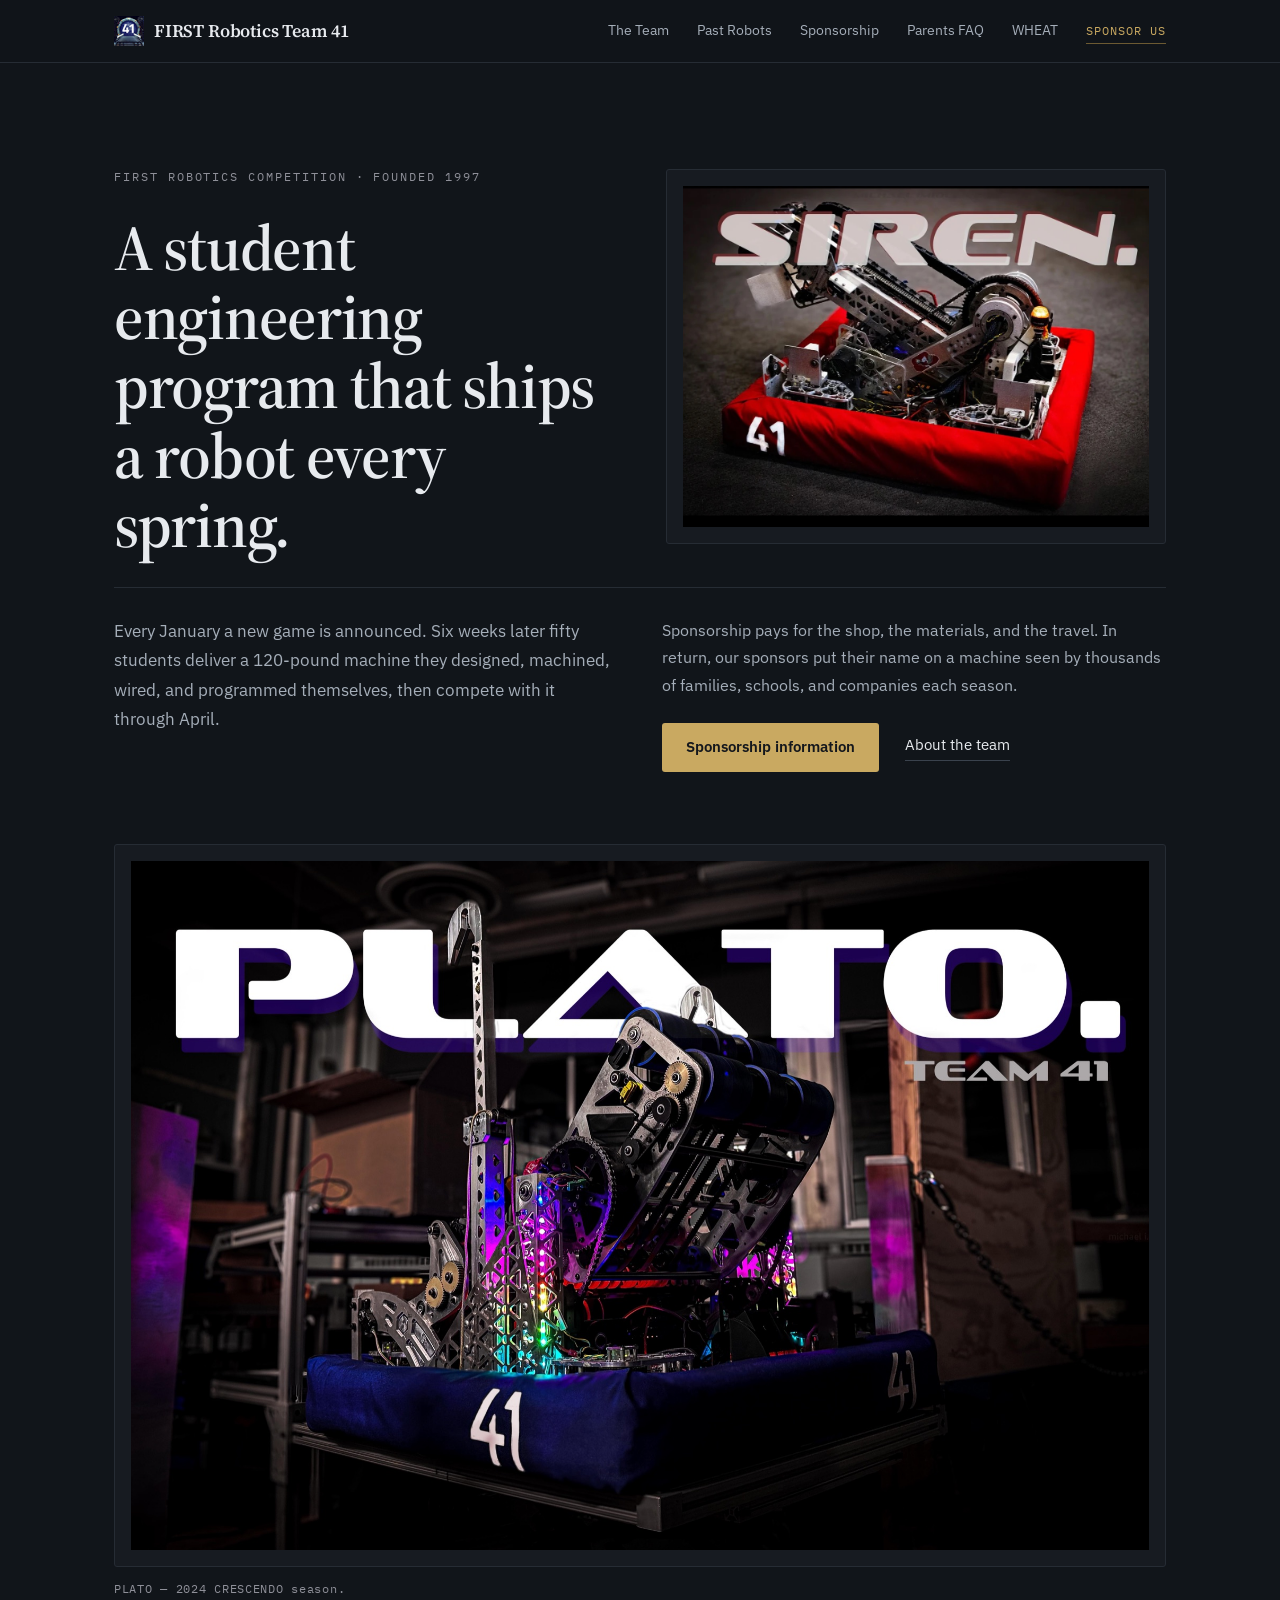
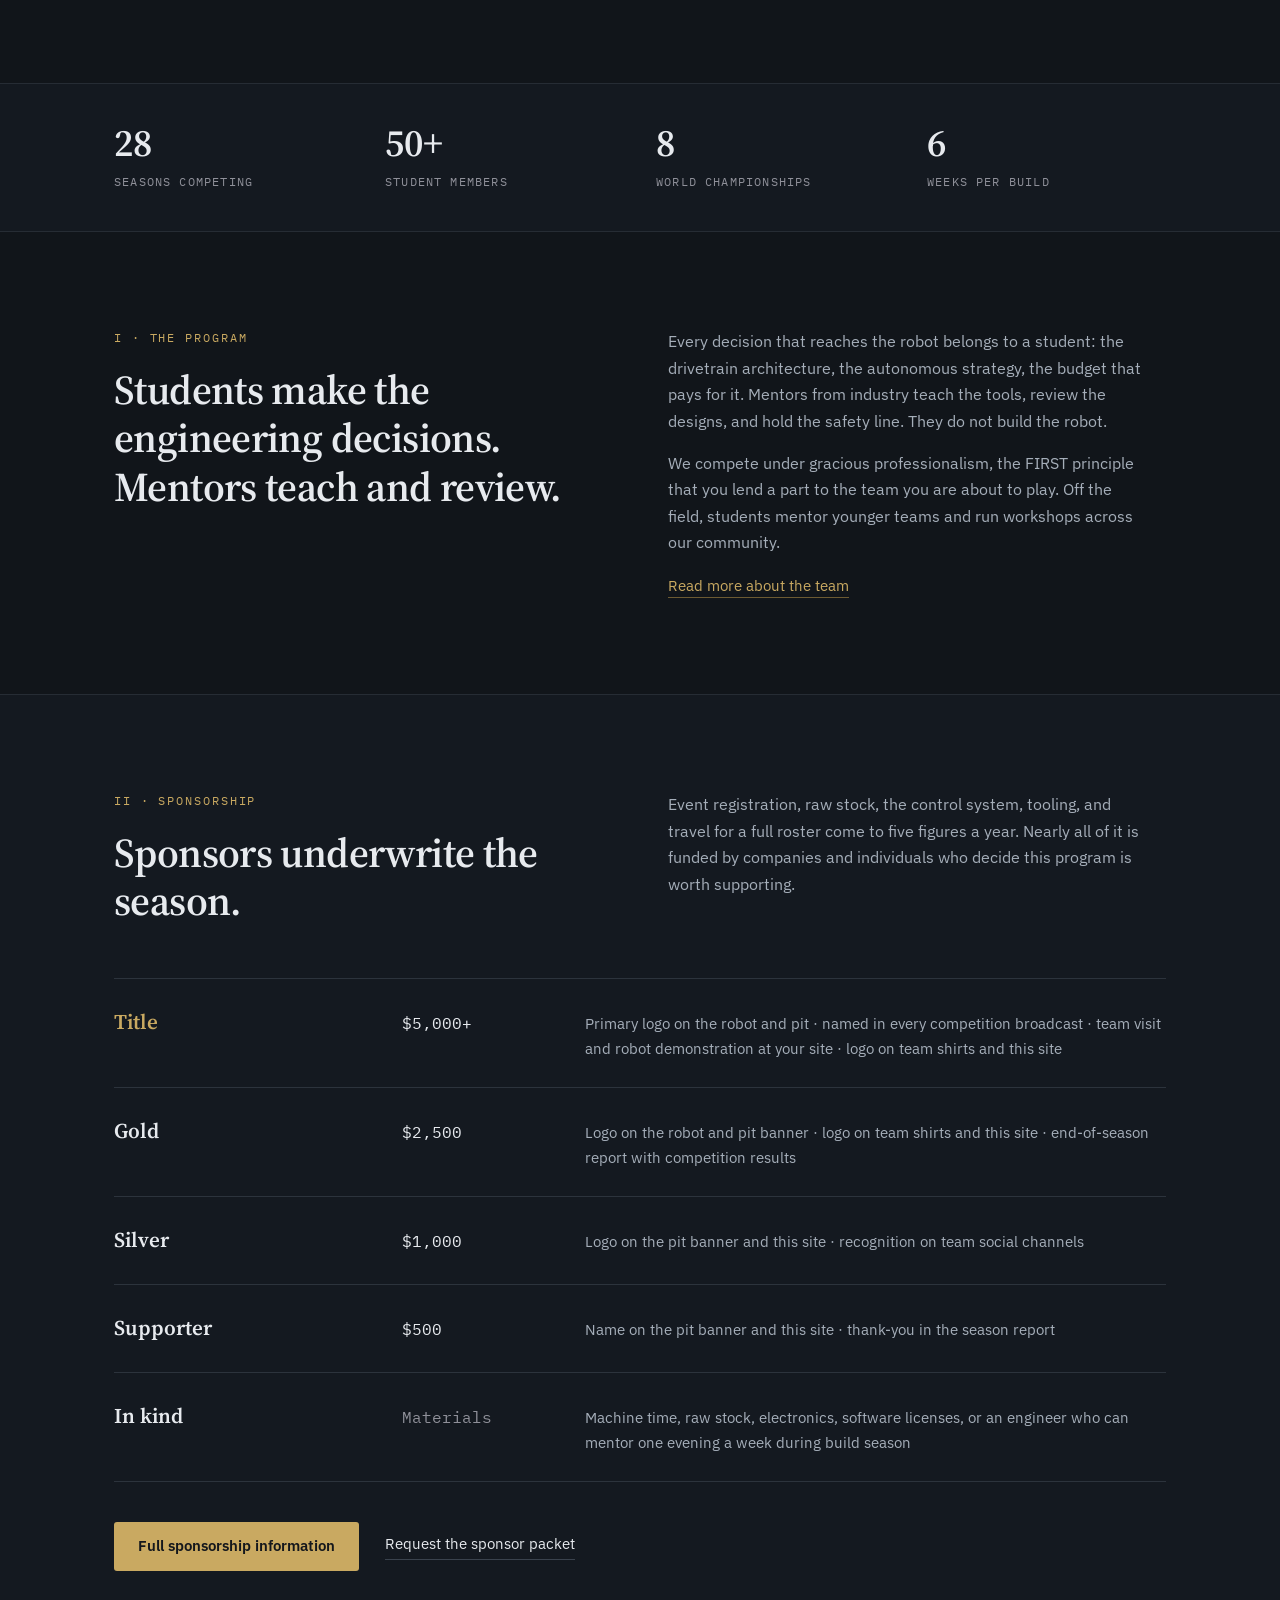
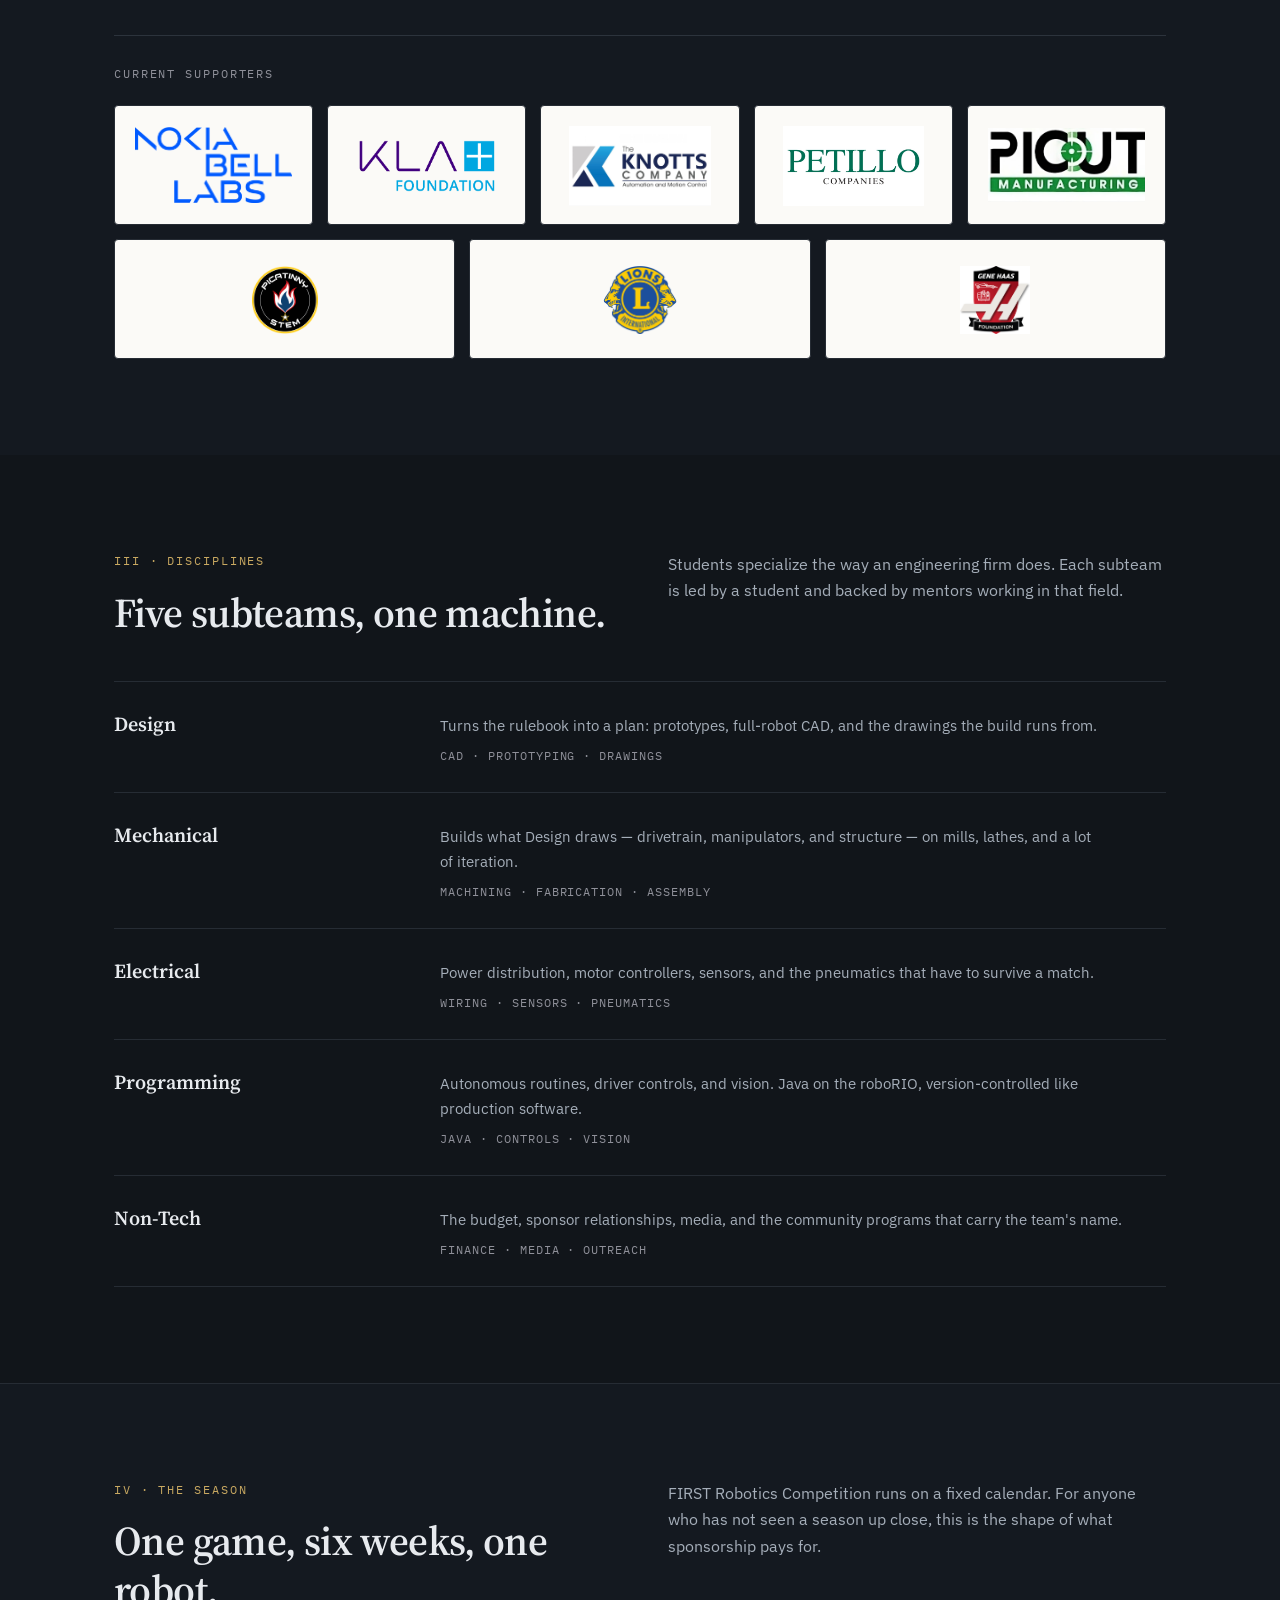
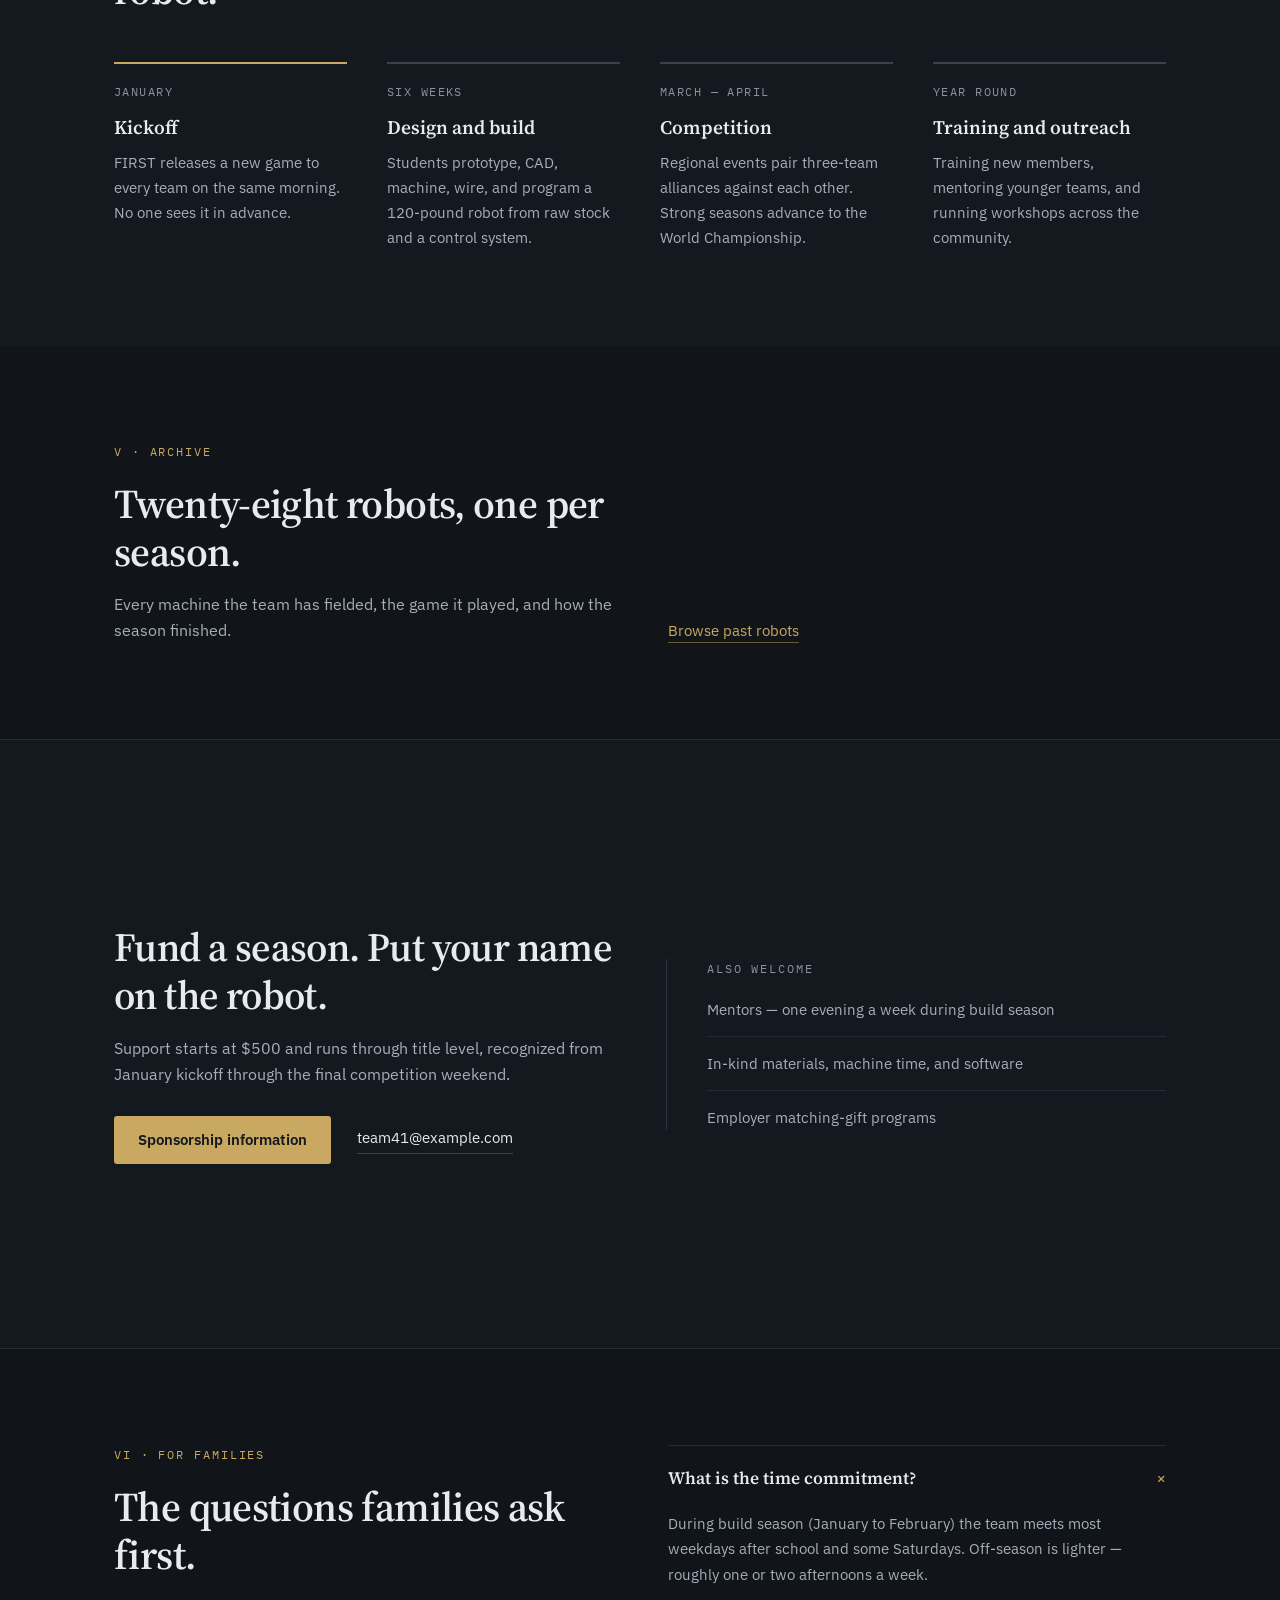
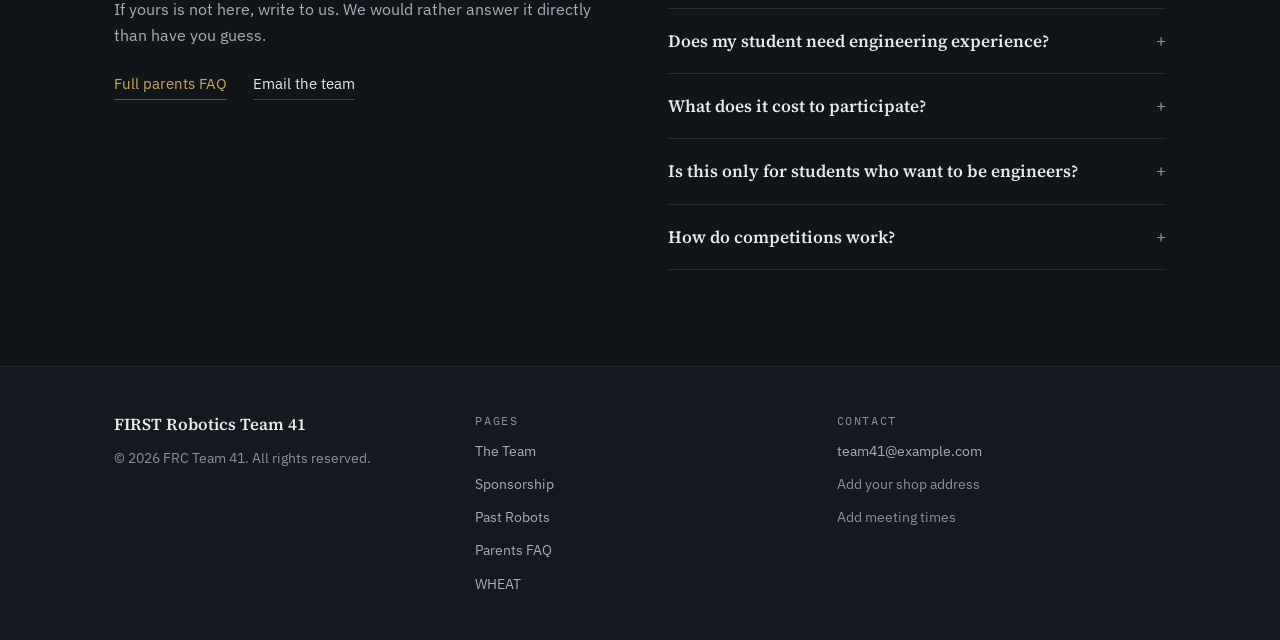
<file: index.html>
<!DOCTYPE html>
<html lang="en">
<head>
  <meta charset="UTF-8" />
  <meta name="viewport" content="width=device-width, initial-scale=1.0" />
  <title>FRC Team 41 — FIRST Robotics Competition</title>
  <meta name="description" content="Team 41 is a student-led FIRST Robotics Competition team designing, building, and programming a competition robot every season." />
  <link rel="preconnect" href="https://fonts.googleapis.com" />
  <link rel="preconnect" href="https://fonts.gstatic.com" crossorigin />
  <link href="https://fonts.googleapis.com/css2?family=Source+Serif+4:opsz,wght@8..60,400;8..60,600;8..60,700&family=IBM+Plex+Sans:wght@400;500;600&family=IBM+Plex+Mono:wght@400;500&display=swap" rel="stylesheet" />
  <link rel="stylesheet" href="css/styles.css" />
  <link rel="icon" type="image/png" href="images/team41-logo.png" />
</head>
<body>

  <header class="site-header">
    <div class="col header-inner">
      <a href="index.html" class="wordmark">
        <img src="images/team41-logo.png" alt="Team 41 logo" class="wordmark-logo" />
        <span class="wordmark-name">FIRST Robotics Team 41</span>
      </a>
      <nav class="site-nav">
        <a href="team.html" class="nav-link">The Team</a>
        <a href="robots.html" class="nav-link">Past Robots</a>
        <a href="sponsors.html" class="nav-link">Sponsorship</a>
        <a href="parents-faq.html" class="nav-link">Parents FAQ</a>
        <a href="wheat.html" class="nav-link">WHEAT</a>
        <a href="sponsors.html" class="nav-sponsor">Sponsor Us</a>
      </nav>
    </div>
  </header>

  <main>
    <section id="top" class="hero">
      <div class="col">
        <div class="hero-split" style="margin-bottom: 28px;">
          <div>
            <p class="hero-eyebrow">FIRST Robotics Competition · Founded 1997</p>
            <h1 class="hero-title" style="margin-bottom: 0;">A student engineering program that ships a robot every spring.</h1>
          </div>
          <div class="image-well ratio-4-3"><img src="images/robots/2025-reveal.jpg" alt="Siren, Team 41's 2025 REEFSCAPE robot" loading="lazy" /></div>
        </div>
        <div class="hero-grid">
          <p class="hero-lead">Every January a new game is announced. Six weeks later fifty students deliver a 120-pound machine they designed, machined, wired, and programmed themselves, then compete with it through April.</p>
          <div>
            <p class="hero-support">Sponsorship pays for the shop, the materials, and the travel. In return, our sponsors put their name on a machine seen by thousands of families, schools, and companies each season.</p>
            <div class="btn-row">
              <a href="sponsors.html" class="btn">Sponsorship information</a>
              <a href="team.html" class="link-secondary">About the team</a>
            </div>
          </div>
        </div>
      </div>
    </section>

    <section style="padding: 0 0 84px;">
      <div class="col">
        <div class="image-well ratio-16-11"><img src="images/robots/2024-hero.jpg" alt="Team 41's 2024 robot, PLATO" loading="lazy" /></div>
        <p class="image-caption">PLATO — 2024 CRESCENDO season.</p>
      </div>
    </section>

    <section class="stat-band" style="padding: 0;">
      <div class="col stat-grid">
        <div>
          <div class="stat-figure">28</div>
          <div class="stat-label">Seasons competing</div>
        </div>
        <div>
          <div class="stat-figure">50+</div>
          <div class="stat-label">Student members</div>
        </div>
        <div>
          <div class="stat-figure">8</div>
          <div class="stat-label">World Championships</div>
        </div>
        <div>
          <div class="stat-figure">6</div>
          <div class="stat-label">Weeks per build</div>
        </div>
      </div>
    </section>

    <section id="team">
      <div class="col section-head">
        <div>
          <div class="section-mark">I · The program</div>
          <h2 class="section-title">Students make the engineering decisions. Mentors teach and review.</h2>
        </div>
        <div>
          <p class="section-prose" style="margin-bottom: 16px;">Every decision that reaches the robot belongs to a student: the drivetrain architecture, the autonomous strategy, the budget that pays for it. Mentors from industry teach the tools, review the designs, and hold the safety line. They do not build the robot.</p>
          <p class="section-prose" style="margin-bottom: 16px;">We compete under gracious professionalism, the FIRST principle that you lend a part to the team you are about to play. Off the field, students mentor younger teams and run workshops across our community.</p>
          <a href="team.html" class="link-brass">Read more about the team</a>
        </div>
      </div>
    </section>

    <section id="sponsors" class="section-alt">
      <div class="col">
        <div class="section-head" style="margin-bottom: 52px;">
          <div>
            <div class="section-mark">II · Sponsorship</div>
            <h2 class="section-title">Sponsors underwrite the season.</h2>
          </div>
          <div>
            <p class="section-prose">Event registration, raw stock, the control system, tooling, and travel for a full roster come to five figures a year. Nearly all of it is funded by companies and individuals who decide this program is worth supporting.</p>
          </div>
        </div>

        <div class="tier-table">
          <div class="tier-row">
            <div class="tier-name is-brass">Title</div>
            <div class="tier-amount">$5,000+</div>
            <div class="tier-benefits">Primary logo on the robot and pit · named in every competition broadcast · team visit and robot demonstration at your site · logo on team shirts and this site</div>
          </div>
          <div class="tier-row">
            <div class="tier-name">Gold</div>
            <div class="tier-amount">$2,500</div>
            <div class="tier-benefits">Logo on the robot and pit banner · logo on team shirts and this site · end-of-season report with competition results</div>
          </div>
          <div class="tier-row">
            <div class="tier-name">Silver</div>
            <div class="tier-amount">$1,000</div>
            <div class="tier-benefits">Logo on the pit banner and this site · recognition on team social channels</div>
          </div>
          <div class="tier-row">
            <div class="tier-name">Supporter</div>
            <div class="tier-amount">$500</div>
            <div class="tier-benefits">Name on the pit banner and this site · thank-you in the season report</div>
          </div>
          <div class="tier-row">
            <div class="tier-name">In kind</div>
            <div class="tier-amount is-muted">Materials</div>
            <div class="tier-benefits">Machine time, raw stock, electronics, software licenses, or an engineer who can mentor one evening a week during build season</div>
          </div>
        </div>

        <div class="btn-row" style="margin-top: 40px;">
          <a href="sponsors.html" class="btn">Full sponsorship information</a>
          <a href="mailto:team41@example.com" class="link-secondary">Request the sponsor packet</a>
        </div>

        <div class="mt-64" style="border-top: 1px solid var(--rule-strong); padding-top: 28px;">
          <div class="sponsor-wall-label">Current supporters</div>
          <div class="sponsor-wall-grid">
            <a class="sponsor-wall-cell" href="https://www.nokia.com/bell-labs/" target="_blank" rel="noopener"><img src="images/sponsors/nokia-bell-labs.png" alt="Nokia Bell Labs" /></a>
            <a class="sponsor-wall-cell" href="https://www.kla.foundation/" target="_blank" rel="noopener"><img src="images/sponsors/kla-foundation.png" alt="KLA Foundation" /></a>
            <a class="sponsor-wall-cell" href="https://www.knottsco.com/" target="_blank" rel="noopener"><img src="images/sponsors/the-knotts-company.jpg" alt="The Knotts Company" /></a>
            <a class="sponsor-wall-cell" href="https://petillo.com/" target="_blank" rel="noopener"><img src="images/sponsors/petillo-companies.jpg" alt="PETIllo Companies" /></a>
            <a class="sponsor-wall-cell" href="https://www.picut.com/" target="_blank" rel="noopener"><img src="images/sponsors/picut-manufacturing.jpg" alt="PICut Manufacturing" /></a>
          </div>
          <div class="sponsor-wall-grid is-circles">
            <a class="sponsor-wall-cell" href="https://home.army.mil/picatinny/" target="_blank" rel="noopener"><img src="images/sponsors/picatinny-stem.png" alt="Picatinny STEM" /></a>
            <a class="sponsor-wall-cell" href="https://warrenlionsclub.org/" target="_blank" rel="noopener"><img src="images/sponsors/warren-lions-club.png" alt="Warren Lions Club" /></a>
            <a class="sponsor-wall-cell" href="https://www.ghaasfoundation.org/" target="_blank" rel="noopener"><img src="images/sponsors/gene-haas-foundation.png" alt="Gene Haas Foundation" /></a>
          </div>
        </div>
      </div>
    </section>

    <section id="subteams">
      <div class="col">
        <div class="section-head" style="margin-bottom: 44px;">
          <div>
            <div class="section-mark">III · Disciplines</div>
            <h2 class="section-title">Five subteams, one machine.</h2>
          </div>
          <div>
            <p class="section-prose">Students specialize the way an engineering firm does. Each subteam is led by a student and backed by mentors working in that field.</p>
          </div>
        </div>
        <div class="row-list">
          <div class="row-list-item">
            <h3 class="row-list-name">Design</h3>
            <div>
              <p class="row-list-desc">Turns the rulebook into a plan: prototypes, full-robot CAD, and the drawings the build runs from.</p>
              <div class="row-list-tags">CAD · PROTOTYPING · DRAWINGS</div>
            </div>
          </div>
          <div class="row-list-item">
            <h3 class="row-list-name">Mechanical</h3>
            <div>
              <p class="row-list-desc">Builds what Design draws — drivetrain, manipulators, and structure — on mills, lathes, and a lot of iteration.</p>
              <div class="row-list-tags">MACHINING · FABRICATION · ASSEMBLY</div>
            </div>
          </div>
          <div class="row-list-item">
            <h3 class="row-list-name">Electrical</h3>
            <div>
              <p class="row-list-desc">Power distribution, motor controllers, sensors, and the pneumatics that have to survive a match.</p>
              <div class="row-list-tags">WIRING · SENSORS · PNEUMATICS</div>
            </div>
          </div>
          <div class="row-list-item">
            <h3 class="row-list-name">Programming</h3>
            <div>
              <p class="row-list-desc">Autonomous routines, driver controls, and vision. Java on the roboRIO, version-controlled like production software.</p>
              <div class="row-list-tags">JAVA · CONTROLS · VISION</div>
            </div>
          </div>
          <div class="row-list-item">
            <h3 class="row-list-name">Non-Tech</h3>
            <div>
              <p class="row-list-desc">The budget, sponsor relationships, media, and the community programs that carry the team's name.</p>
              <div class="row-list-tags">FINANCE · MEDIA · OUTREACH</div>
            </div>
          </div>
        </div>
      </div>
    </section>

    <section id="season" class="section-alt">
      <div class="col">
        <div class="section-head" style="margin-bottom: 48px;">
          <div>
            <div class="section-mark">IV · The season</div>
            <h2 class="section-title">One game, six weeks, one robot.</h2>
          </div>
          <div>
            <p class="section-prose">FIRST Robotics Competition runs on a fixed calendar. For anyone who has not seen a season up close, this is the shape of what sponsorship pays for.</p>
          </div>
        </div>
        <div class="timeline">
          <div class="timeline-item is-active">
            <div class="timeline-period">JANUARY</div>
            <h3 class="timeline-title">Kickoff</h3>
            <p class="timeline-desc">FIRST releases a new game to every team on the same morning. No one sees it in advance.</p>
          </div>
          <div class="timeline-item">
            <div class="timeline-period">SIX WEEKS</div>
            <h3 class="timeline-title">Design and build</h3>
            <p class="timeline-desc">Students prototype, CAD, machine, wire, and program a 120-pound robot from raw stock and a control system.</p>
          </div>
          <div class="timeline-item">
            <div class="timeline-period">MARCH — APRIL</div>
            <h3 class="timeline-title">Competition</h3>
            <p class="timeline-desc">Regional events pair three-team alliances against each other. Strong seasons advance to the World Championship.</p>
          </div>
          <div class="timeline-item">
            <div class="timeline-period">YEAR ROUND</div>
            <h3 class="timeline-title">Training and outreach</h3>
            <p class="timeline-desc">Training new members, mentoring younger teams, and running workshops across the community.</p>
          </div>
        </div>
      </div>
    </section>

    <section id="archive">
      <div class="col section-head align-end">
        <div>
          <div class="section-mark">V · Archive</div>
          <h2 class="section-title" style="margin-bottom: 14px;">Twenty-eight robots, one per season.</h2>
          <p class="section-prose">Every machine the team has fielded, the game it played, and how the season finished.</p>
        </div>
        <div>
          <a href="robots.html" class="link-brass" style="font-size: 0.96rem;">Browse past robots</a>
        </div>
      </div>
    </section>

    <section class="cta-band">
      <div class="col cta-split">
        <div>
          <h2 class="cta-title">Fund a season. Put your name on the robot.</h2>
          <p class="cta-body">Support starts at $500 and runs through title level, recognized from January kickoff through the final competition weekend.</p>
          <div class="btn-row">
            <a href="sponsors.html" class="btn">Sponsorship information</a>
            <a href="mailto:team41@example.com" class="link-secondary">team41@example.com</a>
          </div>
        </div>
        <div class="cta-aside">
          <div class="cta-aside-label">Also welcome</div>
          <ul class="cta-aside-list">
            <li>Mentors — one evening a week during build season</li>
            <li>In-kind materials, machine time, and software</li>
            <li>Employer matching-gift programs</li>
          </ul>
        </div>
      </div>
    </section>

    <section id="parents">
      <div class="col section-head">
        <div>
          <div class="section-mark">VI · For families</div>
          <h2 class="section-title" style="margin-bottom: 16px;">The questions families ask first.</h2>
          <p class="section-prose" style="margin-bottom: 24px;">If yours is not here, write to us. We would rather answer it directly than have you guess.</p>
          <div class="btn-row">
            <a href="parents-faq.html" class="link-brass">Full parents FAQ</a>
            <a href="mailto:team41@example.com" class="link-secondary">Email the team</a>
          </div>
        </div>
        <div id="home-faq" class="faq-list"></div>
      </div>
    </section>
  </main>

  <footer class="site-footer">
    <div class="col footer-inner">
      <div>
        <div class="footer-brand">FIRST Robotics Team 41</div>
        <p class="footer-copyright">© <span data-year></span> FRC Team 41. All rights reserved.</p>
      </div>
      <div class="footer-col">
        <div class="footer-heading">Pages</div>
        <a href="team.html" class="footer-link">The Team</a>
        <a href="sponsors.html" class="footer-link">Sponsorship</a>
        <a href="robots.html" class="footer-link">Past Robots</a>
        <a href="parents-faq.html" class="footer-link">Parents FAQ</a>
        <a href="wheat.html" class="footer-link">WHEAT</a>
      </div>
      <div class="footer-col">
        <div class="footer-heading">Contact</div>
        <a href="mailto:team41@example.com" class="footer-link">team41@example.com</a>
        <span class="footer-muted">Add your shop address</span>
        <span class="footer-muted">Add meeting times</span>
      </div>
    </div>
  </footer>

  <script src="js/app.js"></script>
</body>
</html>
</file>
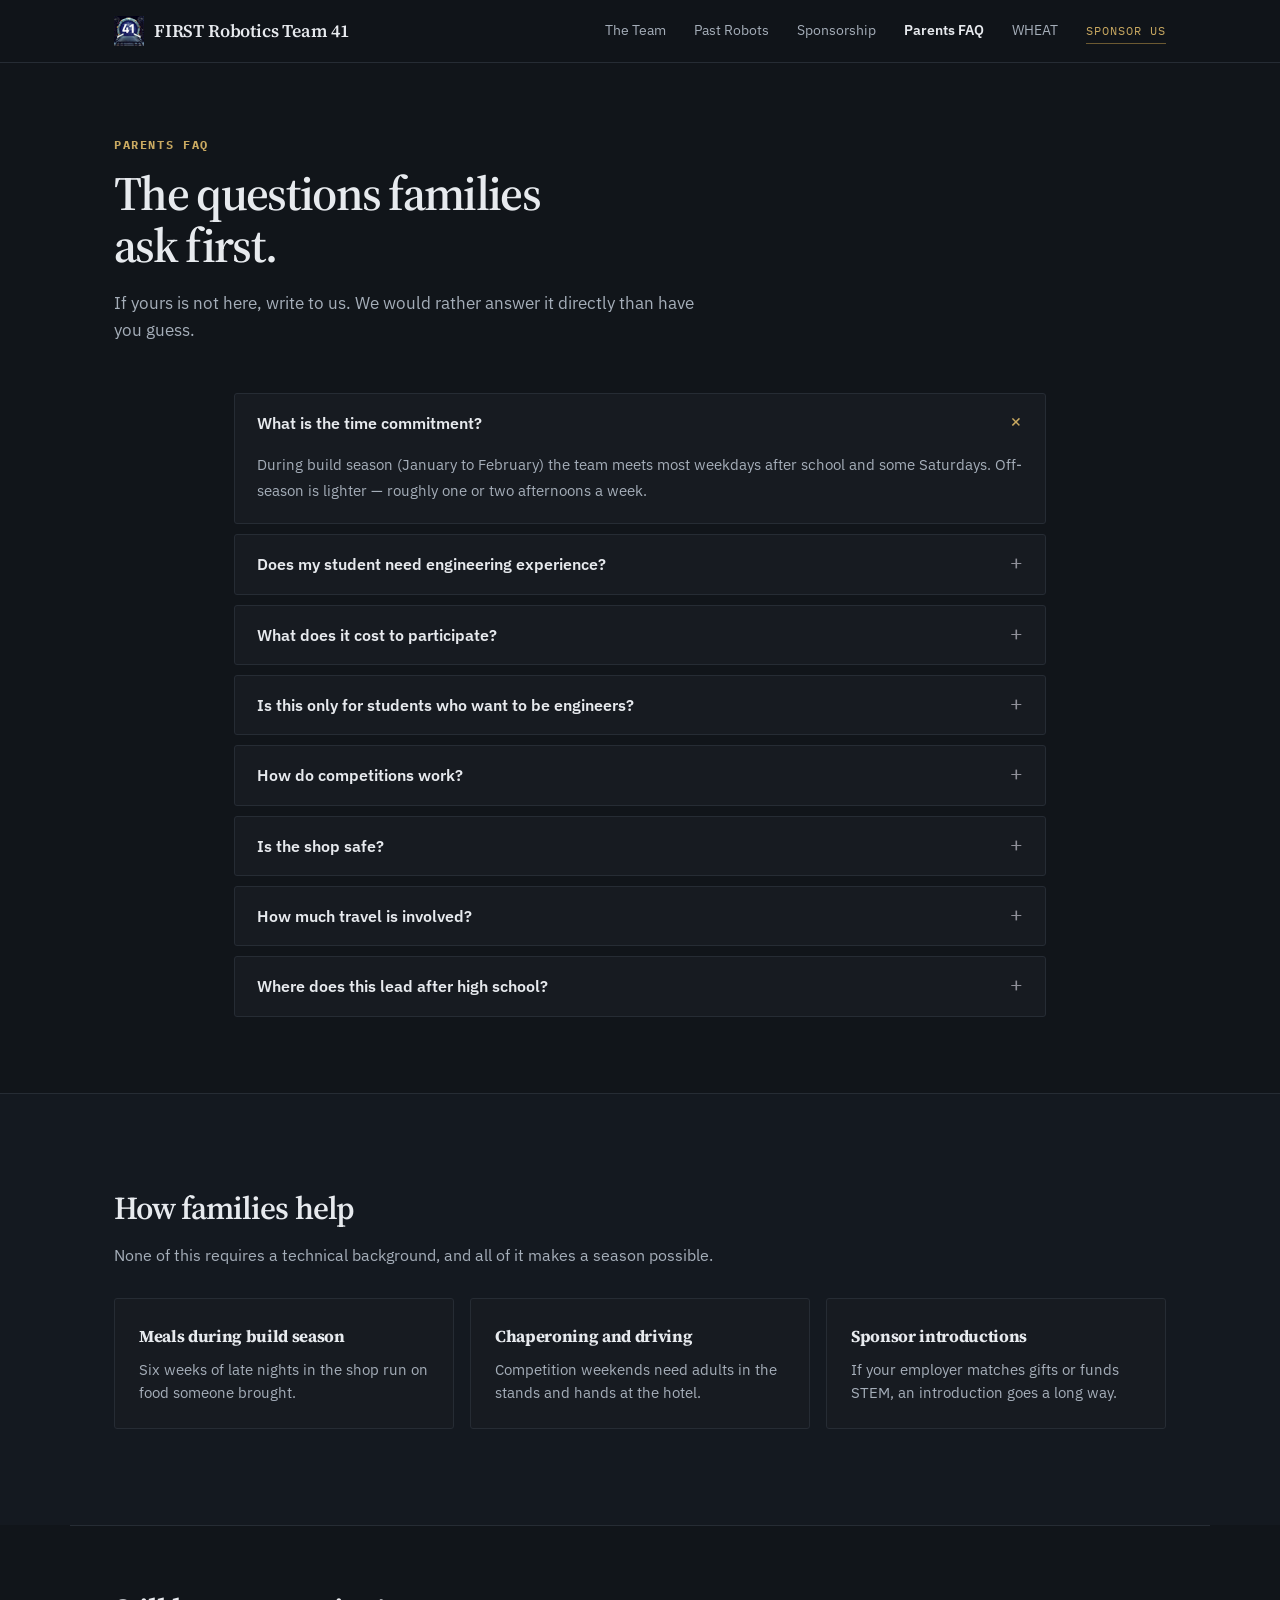
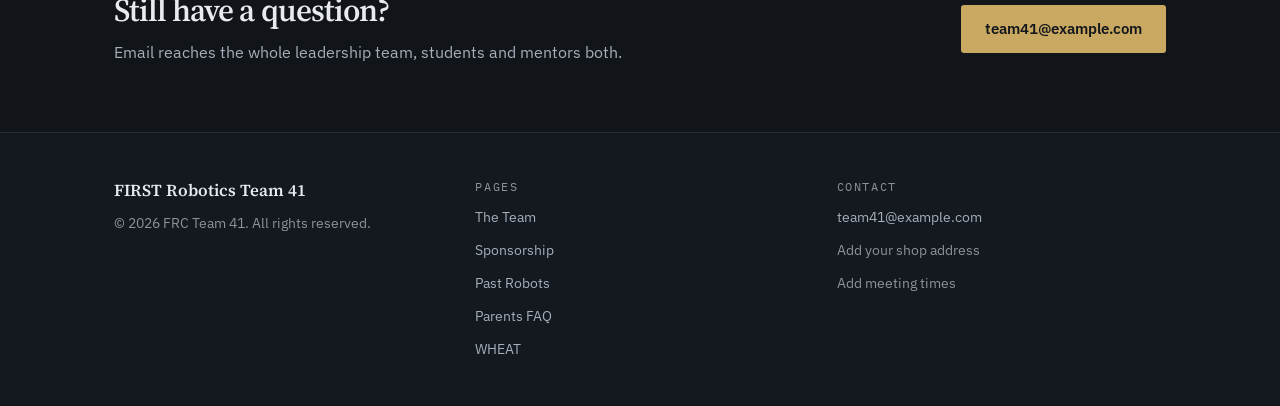
<file: parents-faq.html>
<!DOCTYPE html>
<html lang="en">
<head>
  <meta charset="UTF-8" />
  <meta name="viewport" content="width=device-width, initial-scale=1.0" />
  <title>Parents FAQ — FRC Team 41</title>
  <meta name="description" content="Answers for parents and families about time commitment, cost, safety, and travel for FRC Team 41." />
  <link rel="preconnect" href="https://fonts.googleapis.com" />
  <link rel="preconnect" href="https://fonts.gstatic.com" crossorigin />
  <link href="https://fonts.googleapis.com/css2?family=Source+Serif+4:opsz,wght@8..60,400;8..60,600;8..60,700&family=IBM+Plex+Sans:wght@400;500;600&family=IBM+Plex+Mono:wght@400;500&display=swap" rel="stylesheet" />
  <link rel="stylesheet" href="css/styles.css" />
  <link rel="icon" type="image/png" href="images/team41-logo.png" />
</head>
<body>

  <header class="site-header">
    <div class="col header-inner">
      <a href="index.html" class="wordmark">
        <img src="images/team41-logo.png" alt="Team 41 logo" class="wordmark-logo" />
        <span class="wordmark-name">FIRST Robotics Team 41</span>
      </a>
      <nav class="site-nav">
        <a href="team.html" class="nav-link">The Team</a>
        <a href="robots.html" class="nav-link">Past Robots</a>
        <a href="sponsors.html" class="nav-link">Sponsorship</a>
        <a href="parents-faq.html" class="nav-link is-active">Parents FAQ</a>
        <a href="wheat.html" class="nav-link">WHEAT</a>
        <a href="sponsors.html" class="nav-sponsor">Sponsor Us</a>
      </nav>
    </div>
  </header>

  <main>
    <section class="page-hero">
      <div class="col">
        <span class="page-eyebrow">Parents FAQ</span>
        <h1 class="page-title">The questions families ask first.</h1>
        <p class="page-lead">If yours is not here, write to us. We would rather answer it directly than have you guess.</p>
      </div>
    </section>

    <section style="padding: 0 0 76px;">
      <div style="max-width: 900px; margin: 0 auto; padding: 0 44px;">
        <div id="full-faq" class="faq-list is-boxed"></div>
      </div>
    </section>

    <section class="section-alt">
      <div class="col">
        <h2 class="section-title" style="font-size: clamp(1.6rem, 2.6vw, 2rem); letter-spacing: -0.03em; margin-bottom: 14px;">How families help</h2>
        <p class="section-prose" style="max-width: 62ch; margin-bottom: 30px;">None of this requires a technical background, and all of it makes a season possible.</p>
        <div class="card-grid">
          <div class="card">
            <h3 class="card-title">Meals during build season</h3>
            <p class="card-desc" style="margin-bottom: 0;">Six weeks of late nights in the shop run on food someone brought.</p>
          </div>
          <div class="card">
            <h3 class="card-title">Chaperoning and driving</h3>
            <p class="card-desc" style="margin-bottom: 0;">Competition weekends need adults in the stands and hands at the hotel.</p>
          </div>
          <div class="card">
            <h3 class="card-title">Sponsor introductions</h3>
            <p class="card-desc" style="margin-bottom: 0;">If your employer matches gifts or funds STEM, an introduction goes a long way.</p>
          </div>
        </div>
      </div>
    </section>

    <section style="padding: 0;">
      <div class="col cta-row">
        <div>
          <h2 class="cta-row-title">Still have a question?</h2>
          <p class="cta-row-body">Email reaches the whole leadership team, students and mentors both.</p>
        </div>
        <a href="mailto:team41@example.com" class="btn">team41@example.com</a>
      </div>
    </section>
  </main>

  <footer class="site-footer">
    <div class="col footer-inner">
      <div>
        <div class="footer-brand">FIRST Robotics Team 41</div>
        <p class="footer-copyright">© <span data-year></span> FRC Team 41. All rights reserved.</p>
      </div>
      <div class="footer-col">
        <div class="footer-heading">Pages</div>
        <a href="team.html" class="footer-link">The Team</a>
        <a href="sponsors.html" class="footer-link">Sponsorship</a>
        <a href="robots.html" class="footer-link">Past Robots</a>
        <a href="parents-faq.html" class="footer-link">Parents FAQ</a>
        <a href="wheat.html" class="footer-link">WHEAT</a>
      </div>
      <div class="footer-col">
        <div class="footer-heading">Contact</div>
        <a href="mailto:team41@example.com" class="footer-link">team41@example.com</a>
        <span class="footer-muted">Add your shop address</span>
        <span class="footer-muted">Add meeting times</span>
      </div>
    </div>
  </footer>

  <script src="js/app.js"></script>
</body>
</html>
</file>
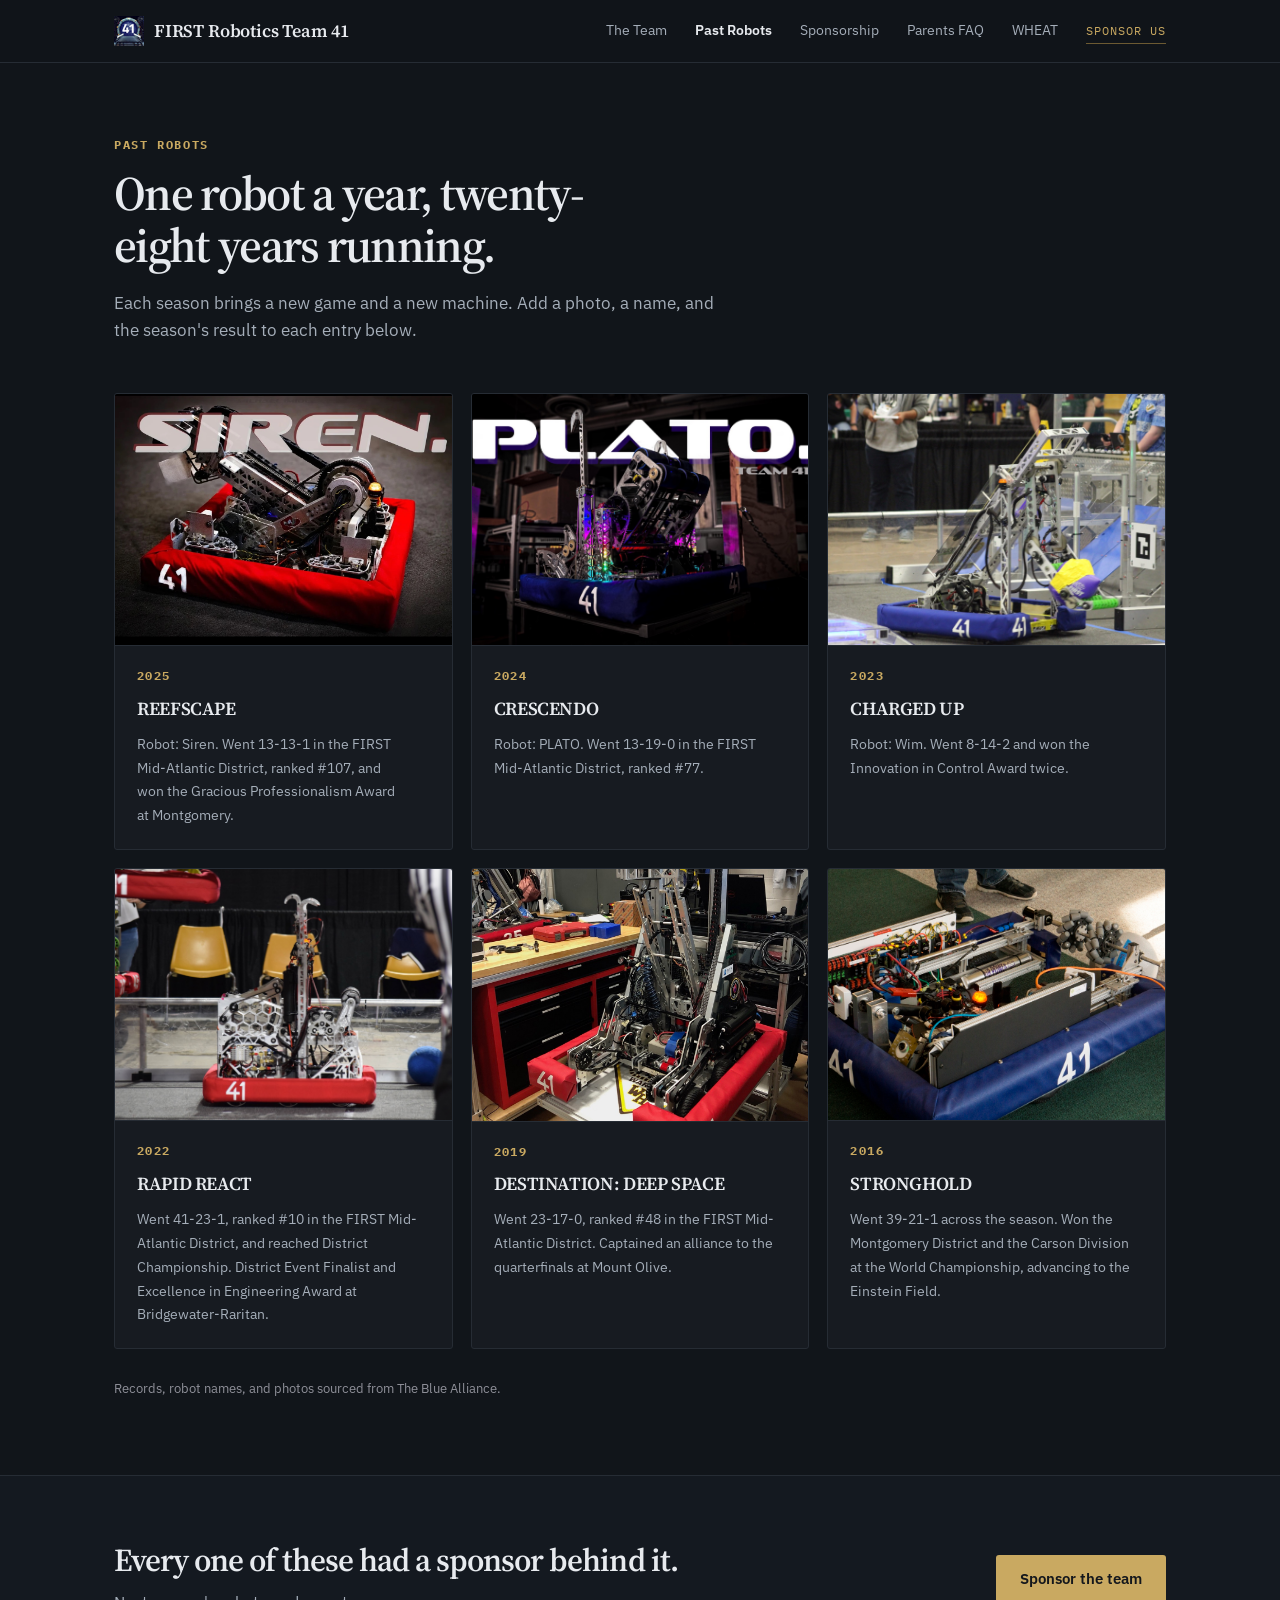
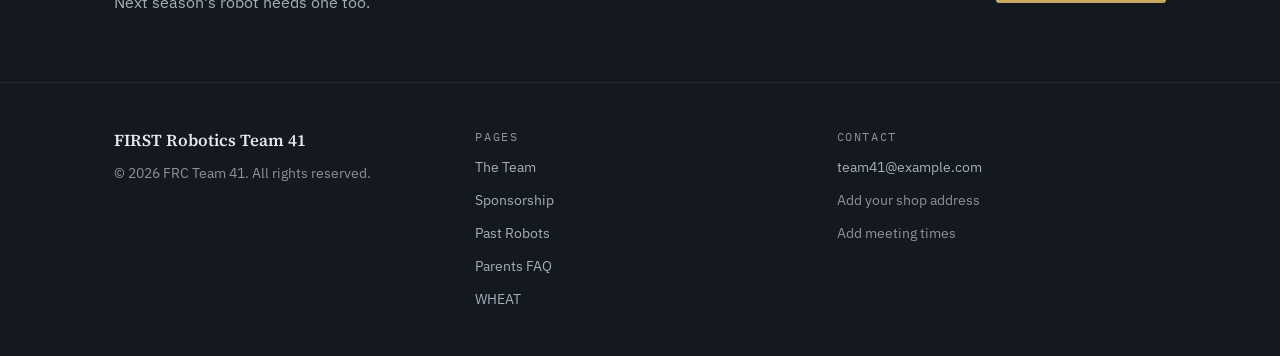
<file: robots.html>
<!DOCTYPE html>
<html lang="en">
<head>
  <meta charset="UTF-8" />
  <meta name="viewport" content="width=device-width, initial-scale=1.0" />
  <title>Past Robots — FRC Team 41</title>
  <meta name="description" content="Every robot FRC Team 41 has fielded, one per season." />
  <link rel="preconnect" href="https://fonts.googleapis.com" />
  <link rel="preconnect" href="https://fonts.gstatic.com" crossorigin />
  <link href="https://fonts.googleapis.com/css2?family=Source+Serif+4:opsz,wght@8..60,400;8..60,600;8..60,700&family=IBM+Plex+Sans:wght@400;500;600&family=IBM+Plex+Mono:wght@400;500&display=swap" rel="stylesheet" />
  <link rel="stylesheet" href="css/styles.css" />
  <link rel="icon" type="image/png" href="images/team41-logo.png" />
</head>
<body>

  <header class="site-header">
    <div class="col header-inner">
      <a href="index.html" class="wordmark">
        <img src="images/team41-logo.png" alt="Team 41 logo" class="wordmark-logo" />
        <span class="wordmark-name">FIRST Robotics Team 41</span>
      </a>
      <nav class="site-nav">
        <a href="team.html" class="nav-link">The Team</a>
        <a href="robots.html" class="nav-link is-active">Past Robots</a>
        <a href="sponsors.html" class="nav-link">Sponsorship</a>
        <a href="parents-faq.html" class="nav-link">Parents FAQ</a>
        <a href="wheat.html" class="nav-link">WHEAT</a>
        <a href="sponsors.html" class="nav-sponsor">Sponsor Us</a>
      </nav>
    </div>
  </header>

  <main>
    <section class="page-hero">
      <div class="col">
        <span class="page-eyebrow">Past Robots</span>
        <h1 class="page-title">One robot a year, twenty-eight years running.</h1>
        <p class="page-lead">Each season brings a new game and a new machine. Add a photo, a name, and the season's result to each entry below.</p>
      </div>
    </section>

    <section style="padding: 0 0 76px;">
      <div class="col">
        <div id="robot-archive" class="robot-grid"></div>
        <p class="archive-note">Records, robot names, and photos sourced from The Blue Alliance.</p>
      </div>
    </section>

    <section class="section-alt" style="padding: 0;">
      <div class="col cta-row" style="border-top: none;">
        <div>
          <h2 class="cta-row-title">Every one of these had a sponsor behind it.</h2>
          <p class="cta-row-body">Next season's robot needs one too.</p>
        </div>
        <a href="sponsors.html" class="btn">Sponsor the team</a>
      </div>
    </section>
  </main>

  <footer class="site-footer">
    <div class="col footer-inner">
      <div>
        <div class="footer-brand">FIRST Robotics Team 41</div>
        <p class="footer-copyright">© <span data-year></span> FRC Team 41. All rights reserved.</p>
      </div>
      <div class="footer-col">
        <div class="footer-heading">Pages</div>
        <a href="team.html" class="footer-link">The Team</a>
        <a href="sponsors.html" class="footer-link">Sponsorship</a>
        <a href="robots.html" class="footer-link">Past Robots</a>
        <a href="parents-faq.html" class="footer-link">Parents FAQ</a>
        <a href="wheat.html" class="footer-link">WHEAT</a>
      </div>
      <div class="footer-col">
        <div class="footer-heading">Contact</div>
        <a href="mailto:team41@example.com" class="footer-link">team41@example.com</a>
        <span class="footer-muted">Add your shop address</span>
        <span class="footer-muted">Add meeting times</span>
      </div>
    </div>
  </footer>

  <script src="js/app.js"></script>
</body>
</html>
</file>
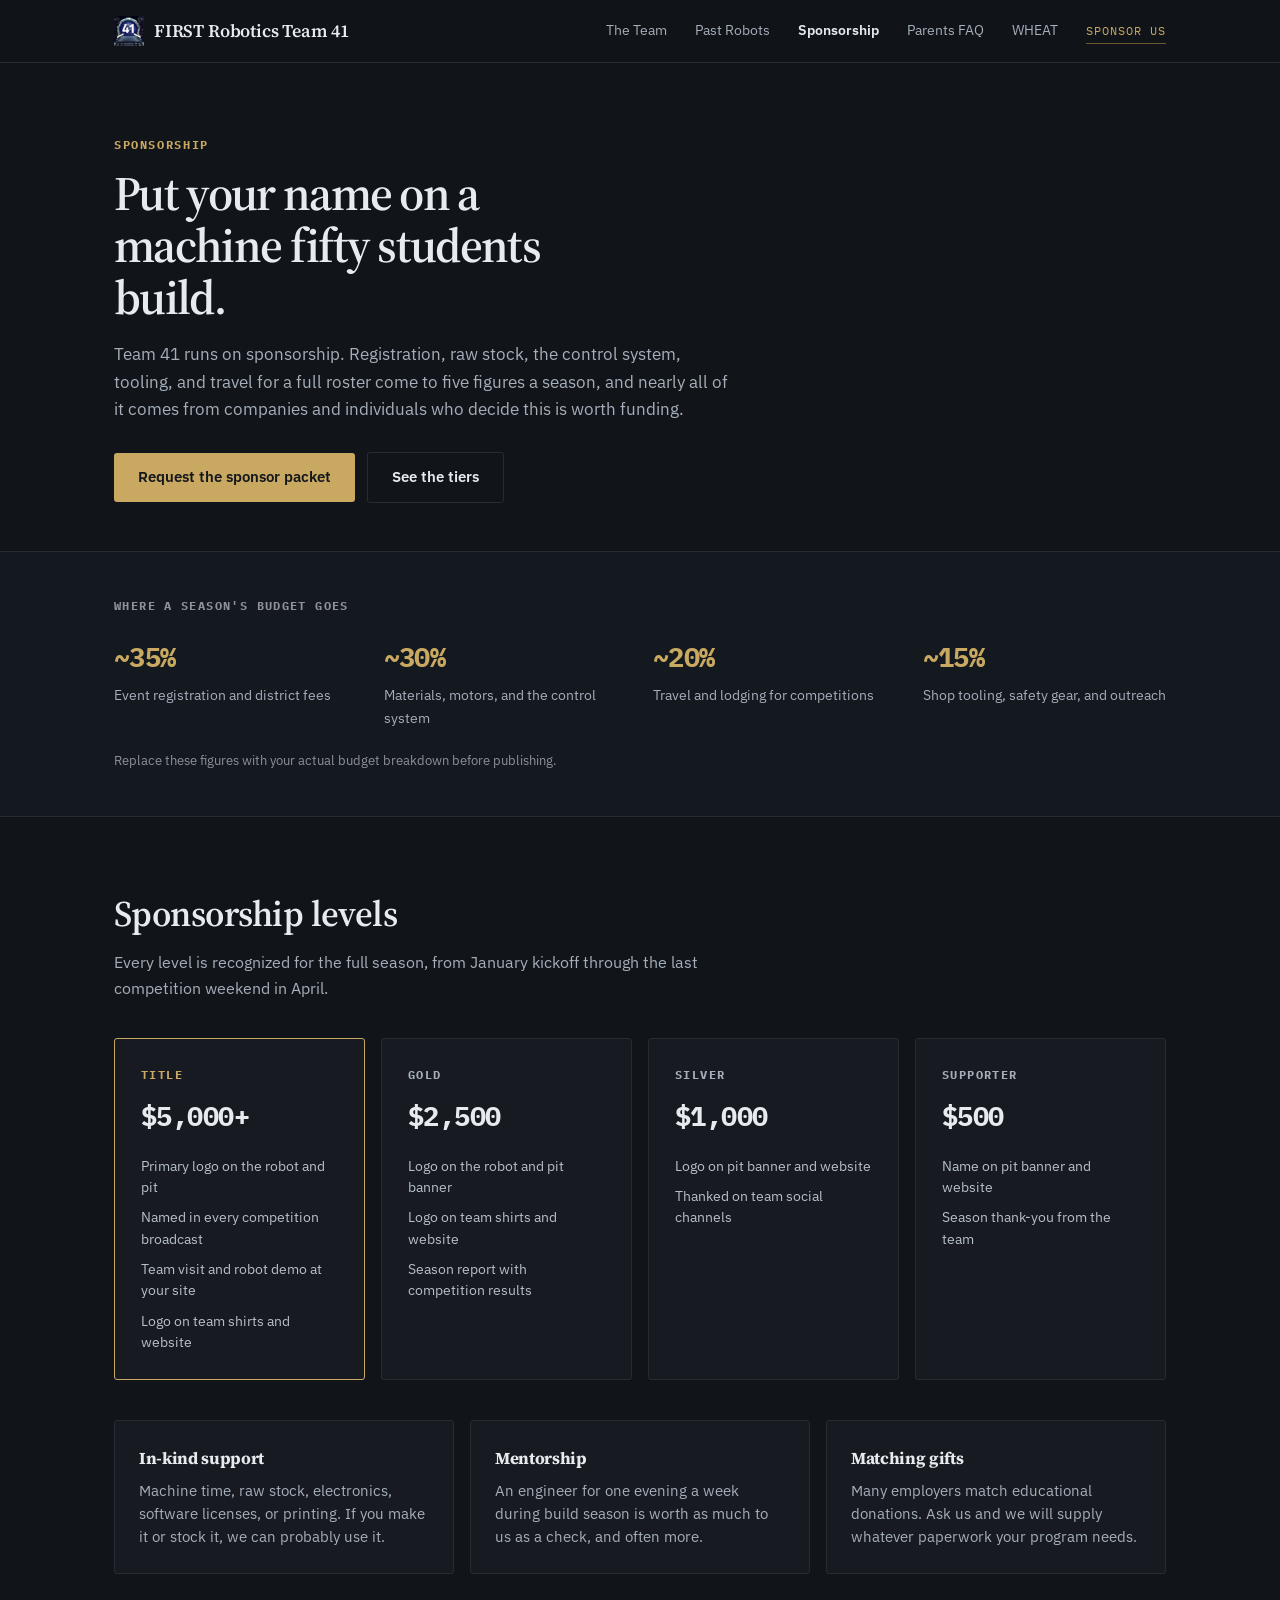
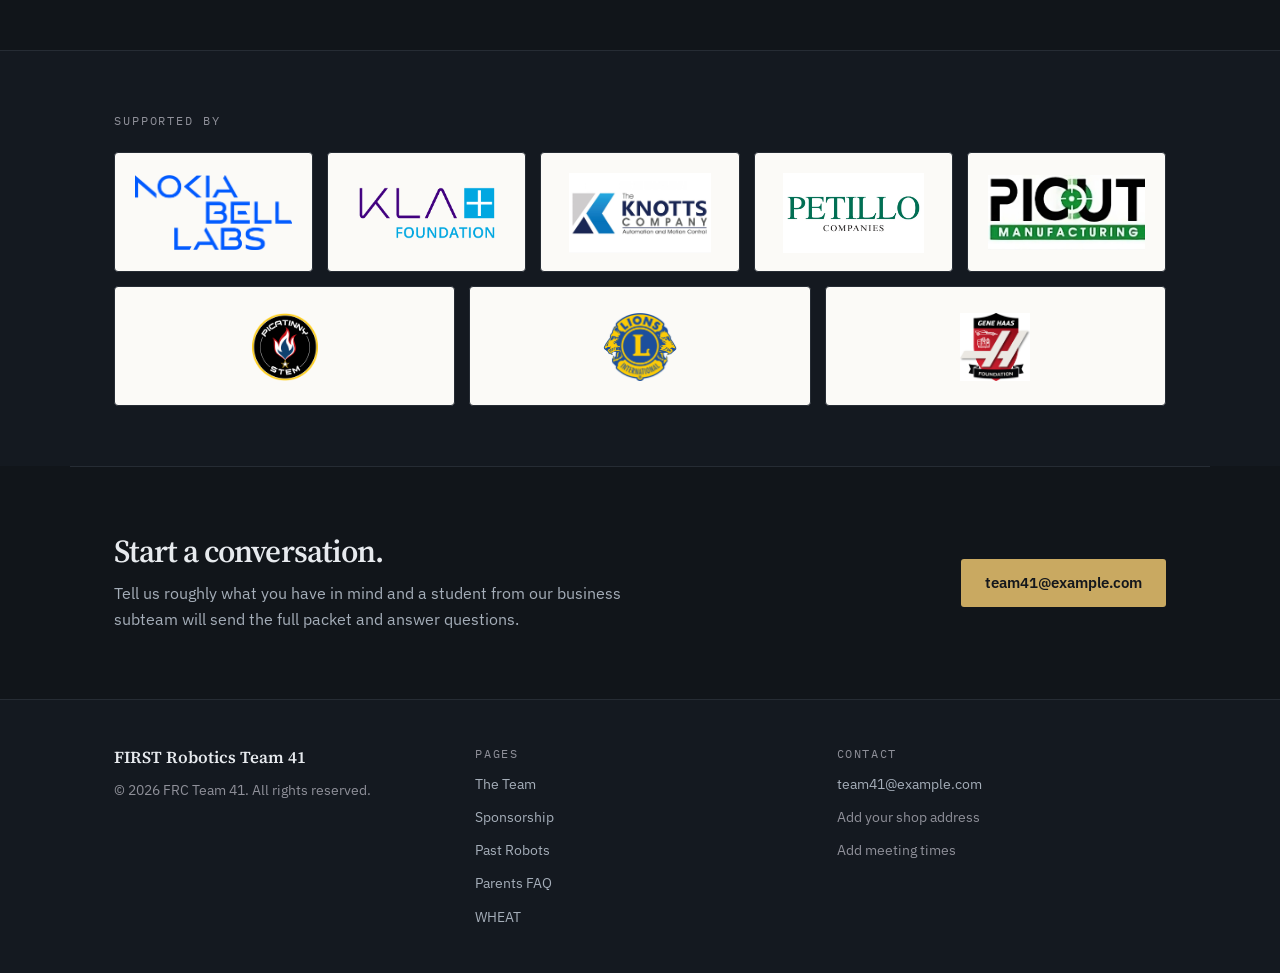
<file: sponsors.html>
<!DOCTYPE html>
<html lang="en">
<head>
  <meta charset="UTF-8" />
  <meta name="viewport" content="width=device-width, initial-scale=1.0" />
  <title>Sponsorship — FRC Team 41</title>
  <meta name="description" content="Sponsorship tiers, budget breakdown, and in-kind support for FRC Team 41." />
  <link rel="preconnect" href="https://fonts.googleapis.com" />
  <link rel="preconnect" href="https://fonts.gstatic.com" crossorigin />
  <link href="https://fonts.googleapis.com/css2?family=Source+Serif+4:opsz,wght@8..60,400;8..60,600;8..60,700&family=IBM+Plex+Sans:wght@400;500;600&family=IBM+Plex+Mono:wght@400;500&display=swap" rel="stylesheet" />
  <link rel="stylesheet" href="css/styles.css" />
  <link rel="icon" type="image/png" href="images/team41-logo.png" />
</head>
<body>

  <header class="site-header">
    <div class="col header-inner">
      <a href="index.html" class="wordmark">
        <img src="images/team41-logo.png" alt="Team 41 logo" class="wordmark-logo" />
        <span class="wordmark-name">FIRST Robotics Team 41</span>
      </a>
      <nav class="site-nav">
        <a href="team.html" class="nav-link">The Team</a>
        <a href="robots.html" class="nav-link">Past Robots</a>
        <a href="sponsors.html" class="nav-link is-active">Sponsorship</a>
        <a href="parents-faq.html" class="nav-link">Parents FAQ</a>
        <a href="wheat.html" class="nav-link">WHEAT</a>
        <a href="sponsors.html" class="nav-sponsor">Sponsor Us</a>
      </nav>
    </div>
  </header>

  <main>
    <section class="page-hero">
      <div class="col">
        <span class="page-eyebrow">Sponsorship</span>
        <h1 class="page-title">Put your name on a machine fifty students build.</h1>
        <p class="page-lead" style="margin-bottom: 28px;">Team 41 runs on sponsorship. Registration, raw stock, the control system, tooling, and travel for a full roster come to five figures a season, and nearly all of it comes from companies and individuals who decide this is worth funding.</p>
        <div class="btn-row" style="gap: 12px;">
          <a href="mailto:team41@example.com" class="btn">Request the sponsor packet</a>
          <a href="#tiers" class="btn btn-outline">See the tiers</a>
        </div>
      </div>
    </section>

    <section class="budget-band" style="padding: 0;">
      <div class="col budget-inner">
        <div class="budget-label">Where a season's budget goes</div>
        <div class="budget-grid">
          <div>
            <div class="budget-figure">~35%</div>
            <div class="budget-item-label">Event registration and district fees</div>
          </div>
          <div>
            <div class="budget-figure">~30%</div>
            <div class="budget-item-label">Materials, motors, and the control system</div>
          </div>
          <div>
            <div class="budget-figure">~20%</div>
            <div class="budget-item-label">Travel and lodging for competitions</div>
          </div>
          <div>
            <div class="budget-figure">~15%</div>
            <div class="budget-item-label">Shop tooling, safety gear, and outreach</div>
          </div>
        </div>
        <p class="budget-note">Replace these figures with your actual budget breakdown before publishing.</p>
      </div>
    </section>

    <section id="tiers" style="padding: 76px 0 40px;">
      <div class="col">
        <h2 class="section-title" style="font-size: clamp(1.7rem, 3vw, 2.25rem); margin-bottom: 14px;">Sponsorship levels</h2>
        <p class="section-prose" style="max-width: 62ch; margin-bottom: 36px;">Every level is recognized for the full season, from January kickoff through the last competition weekend in April.</p>
        <div class="tier-cards">
          <div class="tier-card is-title">
            <div class="tier-card-label">Title</div>
            <div class="tier-card-price">$5,000+</div>
            <ul class="tier-card-list">
              <li>Primary logo on the robot and pit</li>
              <li>Named in every competition broadcast</li>
              <li>Team visit and robot demo at your site</li>
              <li>Logo on team shirts and website</li>
            </ul>
          </div>
          <div class="tier-card">
            <div class="tier-card-label">Gold</div>
            <div class="tier-card-price">$2,500</div>
            <ul class="tier-card-list">
              <li>Logo on the robot and pit banner</li>
              <li>Logo on team shirts and website</li>
              <li>Season report with competition results</li>
            </ul>
          </div>
          <div class="tier-card">
            <div class="tier-card-label">Silver</div>
            <div class="tier-card-price">$1,000</div>
            <ul class="tier-card-list">
              <li>Logo on pit banner and website</li>
              <li>Thanked on team social channels</li>
            </ul>
          </div>
          <div class="tier-card">
            <div class="tier-card-label">Supporter</div>
            <div class="tier-card-price">$500</div>
            <ul class="tier-card-list">
              <li>Name on pit banner and website</li>
              <li>Season thank-you from the team</li>
            </ul>
          </div>
        </div>
      </div>
    </section>

    <section style="padding: 0 0 76px;">
      <div class="col card-grid">
        <div class="card">
          <h3 class="card-title">In-kind support</h3>
          <p class="card-desc" style="margin-bottom: 0;">Machine time, raw stock, electronics, software licenses, or printing. If you make it or stock it, we can probably use it.</p>
        </div>
        <div class="card">
          <h3 class="card-title">Mentorship</h3>
          <p class="card-desc" style="margin-bottom: 0;">An engineer for one evening a week during build season is worth as much to us as a check, and often more.</p>
        </div>
        <div class="card">
          <h3 class="card-title">Matching gifts</h3>
          <p class="card-desc" style="margin-bottom: 0;">Many employers match educational donations. Ask us and we will supply whatever paperwork your program needs.</p>
        </div>
      </div>
    </section>

    <section class="section-alt" style="padding: 60px 0;">
      <div class="col">
        <div class="sponsor-wall-label">Supported by</div>
        <div class="sponsor-wall-grid is-dashed">
          <a class="sponsor-wall-cell" href="https://www.nokia.com/bell-labs/" target="_blank" rel="noopener"><img src="images/sponsors/nokia-bell-labs.png" alt="Nokia Bell Labs" /></a>
          <a class="sponsor-wall-cell" href="https://www.kla.foundation/" target="_blank" rel="noopener"><img src="images/sponsors/kla-foundation.png" alt="KLA Foundation" /></a>
          <a class="sponsor-wall-cell" href="https://www.knottsco.com/" target="_blank" rel="noopener"><img src="images/sponsors/the-knotts-company.jpg" alt="The Knotts Company" /></a>
          <a class="sponsor-wall-cell" href="https://petillo.com/" target="_blank" rel="noopener"><img src="images/sponsors/petillo-companies.jpg" alt="PETIllo Companies" /></a>
          <a class="sponsor-wall-cell" href="https://www.picut.com/" target="_blank" rel="noopener"><img src="images/sponsors/picut-manufacturing.jpg" alt="PICut Manufacturing" /></a>
        </div>
        <div class="sponsor-wall-grid is-dashed is-circles">
          <a class="sponsor-wall-cell" href="https://home.army.mil/picatinny/" target="_blank" rel="noopener"><img src="images/sponsors/picatinny-stem.png" alt="Picatinny STEM" /></a>
          <a class="sponsor-wall-cell" href="https://warrenlionsclub.org/" target="_blank" rel="noopener"><img src="images/sponsors/warren-lions-club.png" alt="Warren Lions Club" /></a>
          <a class="sponsor-wall-cell" href="https://www.ghaasfoundation.org/" target="_blank" rel="noopener"><img src="images/sponsors/gene-haas-foundation.png" alt="Gene Haas Foundation" /></a>
        </div>
      </div>
    </section>

    <section style="padding: 0;">
      <div class="col cta-row">
        <div>
          <h2 class="cta-row-title">Start a conversation.</h2>
          <p class="cta-row-body">Tell us roughly what you have in mind and a student from our business subteam will send the full packet and answer questions.</p>
        </div>
        <a href="mailto:team41@example.com" class="btn">team41@example.com</a>
      </div>
    </section>
  </main>

  <footer class="site-footer">
    <div class="col footer-inner">
      <div>
        <div class="footer-brand">FIRST Robotics Team 41</div>
        <p class="footer-copyright">© <span data-year></span> FRC Team 41. All rights reserved.</p>
      </div>
      <div class="footer-col">
        <div class="footer-heading">Pages</div>
        <a href="team.html" class="footer-link">The Team</a>
        <a href="sponsors.html" class="footer-link">Sponsorship</a>
        <a href="robots.html" class="footer-link">Past Robots</a>
        <a href="parents-faq.html" class="footer-link">Parents FAQ</a>
        <a href="wheat.html" class="footer-link">WHEAT</a>
      </div>
      <div class="footer-col">
        <div class="footer-heading">Contact</div>
        <a href="mailto:team41@example.com" class="footer-link">team41@example.com</a>
        <span class="footer-muted">Add your shop address</span>
        <span class="footer-muted">Add meeting times</span>
      </div>
    </div>
  </footer>

  <script src="js/app.js"></script>
</body>
</html>
</file>
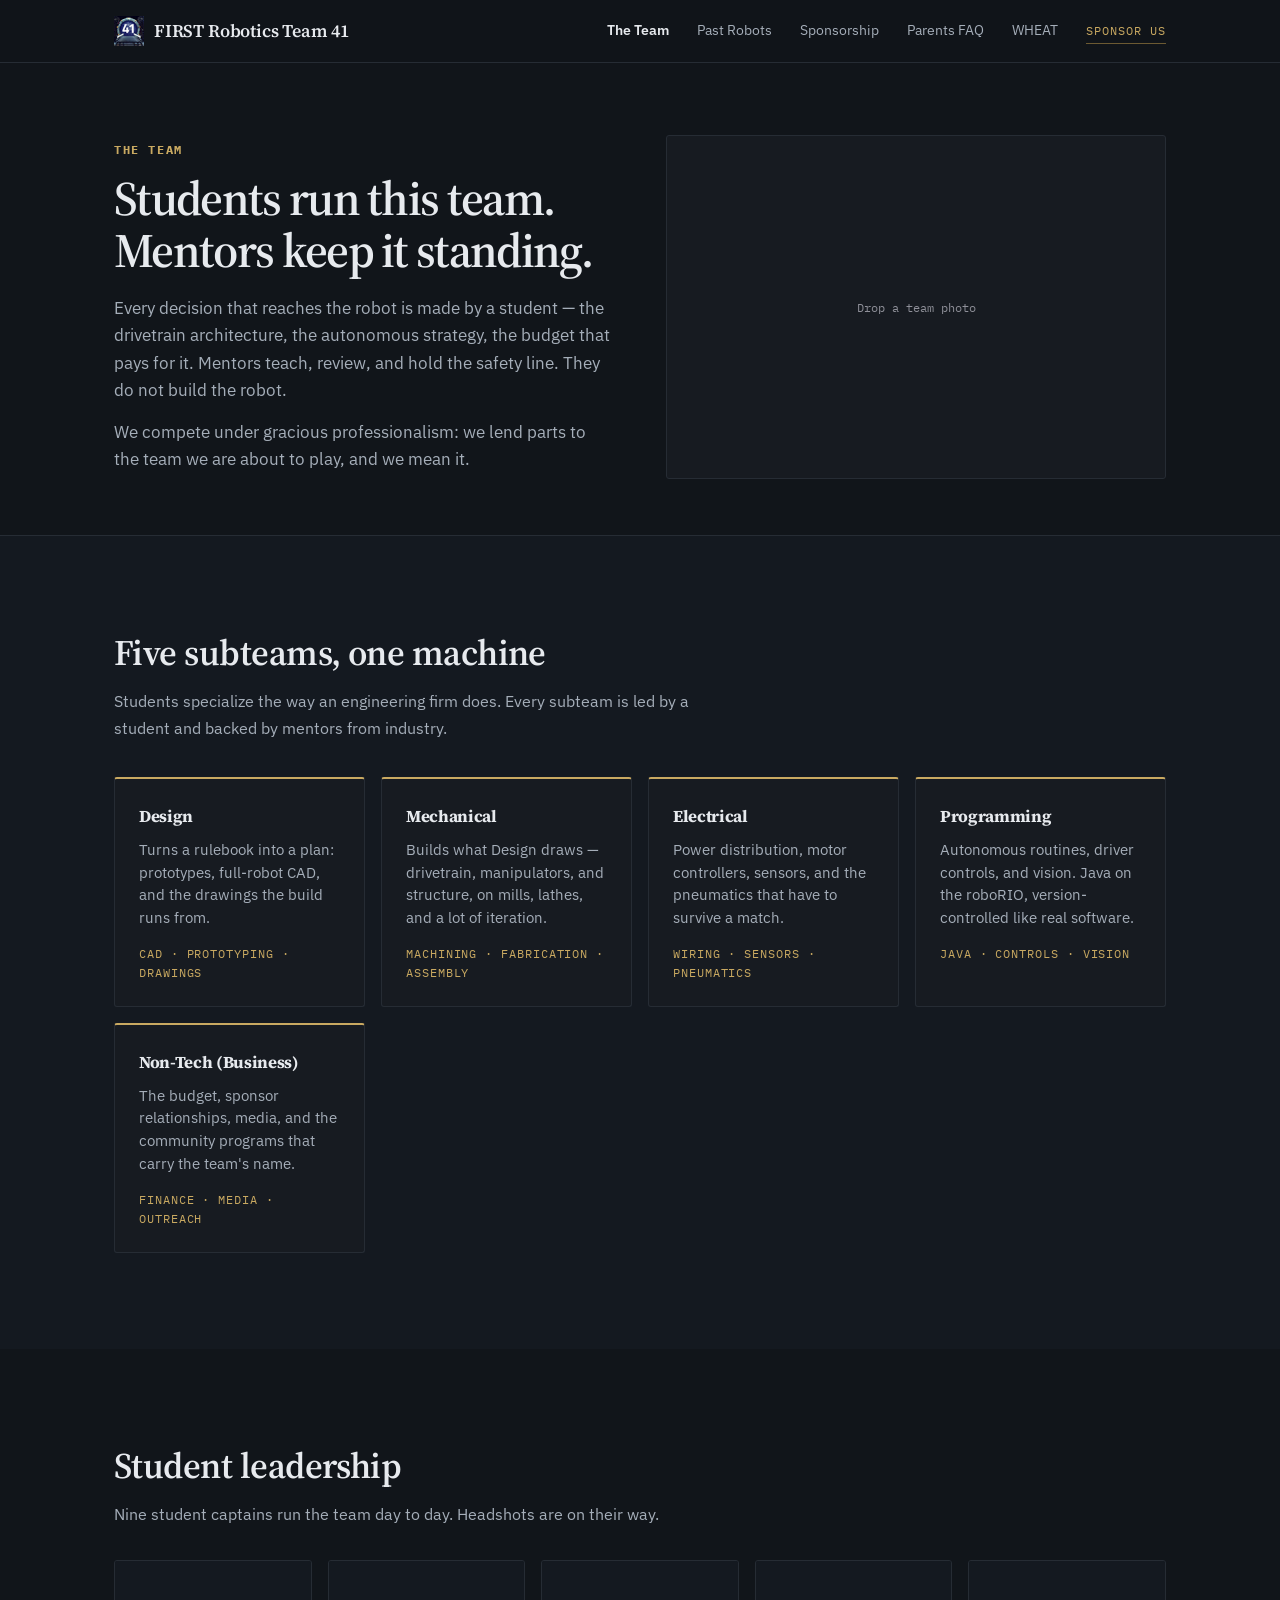
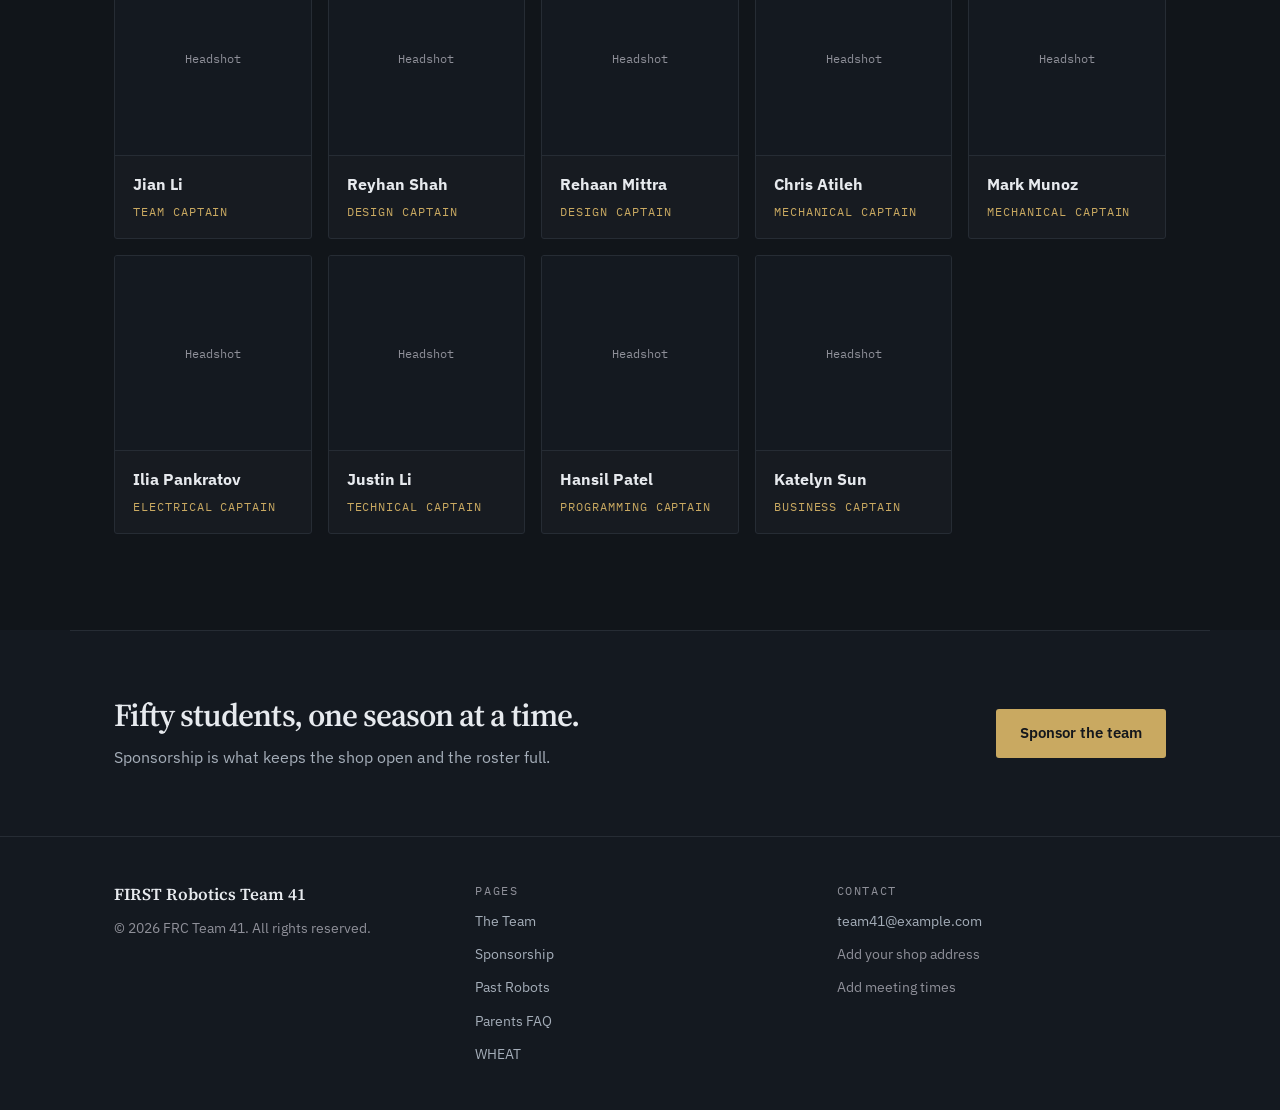
<file: team.html>
<!DOCTYPE html>
<html lang="en">
<head>
  <meta charset="UTF-8" />
  <meta name="viewport" content="width=device-width, initial-scale=1.0" />
  <title>The Team — FRC Team 41</title>
  <meta name="description" content="Meet FRC Team 41: five student-led subteams and the leaders who run them." />
  <link rel="preconnect" href="https://fonts.googleapis.com" />
  <link rel="preconnect" href="https://fonts.gstatic.com" crossorigin />
  <link href="https://fonts.googleapis.com/css2?family=Source+Serif+4:opsz,wght@8..60,400;8..60,600;8..60,700&family=IBM+Plex+Sans:wght@400;500;600&family=IBM+Plex+Mono:wght@400;500&display=swap" rel="stylesheet" />
  <link rel="stylesheet" href="css/styles.css" />
  <link rel="icon" type="image/png" href="images/team41-logo.png" />
</head>
<body>

  <header class="site-header">
    <div class="col header-inner">
      <a href="index.html" class="wordmark">
        <img src="images/team41-logo.png" alt="Team 41 logo" class="wordmark-logo" />
        <span class="wordmark-name">FIRST Robotics Team 41</span>
      </a>
      <nav class="site-nav">
        <a href="team.html" class="nav-link is-active">The Team</a>
        <a href="robots.html" class="nav-link">Past Robots</a>
        <a href="sponsors.html" class="nav-link">Sponsorship</a>
        <a href="parents-faq.html" class="nav-link">Parents FAQ</a>
        <a href="wheat.html" class="nav-link">WHEAT</a>
        <a href="sponsors.html" class="nav-sponsor">Sponsor Us</a>
      </nav>
    </div>
  </header>

  <main>
    <section class="page-hero with-media">
      <div class="col hero-split">
        <div>
          <span class="page-eyebrow">The Team</span>
          <h1 class="page-title" style="max-width: none;">Students run this team. Mentors keep it standing.</h1>
          <p class="page-lead">Every decision that reaches the robot is made by a student — the drivetrain architecture, the autonomous strategy, the budget that pays for it. Mentors teach, review, and hold the safety line. They do not build the robot.</p>
          <p class="page-lead">We compete under gracious professionalism: we lend parts to the team we are about to play, and we mean it.</p>
        </div>
        <div class="image-well ratio-16-11">Drop a team photo</div>
      </div>
    </section>

    <section class="section-alt">
      <div class="col">
        <h2 class="section-title" style="font-size: clamp(1.7rem, 3vw, 2.25rem); margin-bottom: 14px;">Five subteams, one machine</h2>
        <p class="section-prose" style="max-width: 62ch; margin-bottom: 36px;">Students specialize the way an engineering firm does. Every subteam is led by a student and backed by mentors from industry.</p>
        <div class="card-grid">
          <div class="card accent-top">
            <h3 class="card-title">Design</h3>
            <p class="card-desc">Turns a rulebook into a plan: prototypes, full-robot CAD, and the drawings the build runs from.</p>
            <div class="card-tags">CAD · PROTOTYPING · DRAWINGS</div>
          </div>
          <div class="card accent-top">
            <h3 class="card-title">Mechanical</h3>
            <p class="card-desc">Builds what Design draws — drivetrain, manipulators, and structure, on mills, lathes, and a lot of iteration.</p>
            <div class="card-tags">MACHINING · FABRICATION · ASSEMBLY</div>
          </div>
          <div class="card accent-top">
            <h3 class="card-title">Electrical</h3>
            <p class="card-desc">Power distribution, motor controllers, sensors, and the pneumatics that have to survive a match.</p>
            <div class="card-tags">WIRING · SENSORS · PNEUMATICS</div>
          </div>
          <div class="card accent-top">
            <h3 class="card-title">Programming</h3>
            <p class="card-desc">Autonomous routines, driver controls, and vision. Java on the roboRIO, version-controlled like real software.</p>
            <div class="card-tags">JAVA · CONTROLS · VISION</div>
          </div>
          <div class="card accent-top">
            <h3 class="card-title">Non-Tech (Business)</h3>
            <p class="card-desc">The budget, sponsor relationships, media, and the community programs that carry the team's name.</p>
            <div class="card-tags">FINANCE · MEDIA · OUTREACH</div>
          </div>
        </div>
      </div>
    </section>

    <section>
      <div class="col">
        <h2 class="section-title" style="font-size: clamp(1.7rem, 3vw, 2.25rem); margin-bottom: 14px;">Student leadership</h2>
        <p class="section-prose" style="max-width: 62ch; margin-bottom: 32px;">Nine student captains run the team day to day. Headshots are on their way.</p>
        <div class="leadership-grid">
          <div class="leadership-card">
            <div class="image-well ratio-1-1 leadership-photo">Headshot</div>
            <div class="leadership-info">
              <div class="leadership-name">Jian Li</div>
              <div class="leadership-role">TEAM CAPTAIN</div>
            </div>
          </div>
          <div class="leadership-card">
            <div class="image-well ratio-1-1 leadership-photo">Headshot</div>
            <div class="leadership-info">
              <div class="leadership-name">Reyhan Shah</div>
              <div class="leadership-role">DESIGN CAPTAIN</div>
            </div>
          </div>
          <div class="leadership-card">
            <div class="image-well ratio-1-1 leadership-photo">Headshot</div>
            <div class="leadership-info">
              <div class="leadership-name">Rehaan Mittra</div>
              <div class="leadership-role">DESIGN CAPTAIN</div>
            </div>
          </div>
          <div class="leadership-card">
            <div class="image-well ratio-1-1 leadership-photo">Headshot</div>
            <div class="leadership-info">
              <div class="leadership-name">Chris Atileh</div>
              <div class="leadership-role">MECHANICAL CAPTAIN</div>
            </div>
          </div>
          <div class="leadership-card">
            <div class="image-well ratio-1-1 leadership-photo">Headshot</div>
            <div class="leadership-info">
              <div class="leadership-name">Mark Munoz</div>
              <div class="leadership-role">MECHANICAL CAPTAIN</div>
            </div>
          </div>
          <div class="leadership-card">
            <div class="image-well ratio-1-1 leadership-photo">Headshot</div>
            <div class="leadership-info">
              <div class="leadership-name">Ilia Pankratov</div>
              <div class="leadership-role">ELECTRICAL CAPTAIN</div>
            </div>
          </div>
          <div class="leadership-card">
            <div class="image-well ratio-1-1 leadership-photo">Headshot</div>
            <div class="leadership-info">
              <div class="leadership-name">Justin Li</div>
              <div class="leadership-role">TECHNICAL CAPTAIN</div>
            </div>
          </div>
          <div class="leadership-card">
            <div class="image-well ratio-1-1 leadership-photo">Headshot</div>
            <div class="leadership-info">
              <div class="leadership-name">Hansil Patel</div>
              <div class="leadership-role">PROGRAMMING CAPTAIN</div>
            </div>
          </div>
          <div class="leadership-card">
            <div class="image-well ratio-1-1 leadership-photo">Headshot</div>
            <div class="leadership-info">
              <div class="leadership-name">Katelyn Sun</div>
              <div class="leadership-role">BUSINESS CAPTAIN</div>
            </div>
          </div>
        </div>
      </div>
    </section>

    <section style="background: var(--surface); padding: 0;">
      <div class="col cta-row">
        <div>
          <h2 class="cta-row-title">Fifty students, one season at a time.</h2>
          <p class="cta-row-body">Sponsorship is what keeps the shop open and the roster full.</p>
        </div>
        <a href="sponsors.html" class="btn">Sponsor the team</a>
      </div>
    </section>
  </main>

  <footer class="site-footer">
    <div class="col footer-inner">
      <div>
        <div class="footer-brand">FIRST Robotics Team 41</div>
        <p class="footer-copyright">© <span data-year></span> FRC Team 41. All rights reserved.</p>
      </div>
      <div class="footer-col">
        <div class="footer-heading">Pages</div>
        <a href="team.html" class="footer-link">The Team</a>
        <a href="sponsors.html" class="footer-link">Sponsorship</a>
        <a href="robots.html" class="footer-link">Past Robots</a>
        <a href="parents-faq.html" class="footer-link">Parents FAQ</a>
        <a href="wheat.html" class="footer-link">WHEAT</a>
      </div>
      <div class="footer-col">
        <div class="footer-heading">Contact</div>
        <a href="mailto:team41@example.com" class="footer-link">team41@example.com</a>
        <span class="footer-muted">Add your shop address</span>
        <span class="footer-muted">Add meeting times</span>
      </div>
    </div>
  </footer>

  <script src="js/app.js"></script>
</body>
</html>
</file>
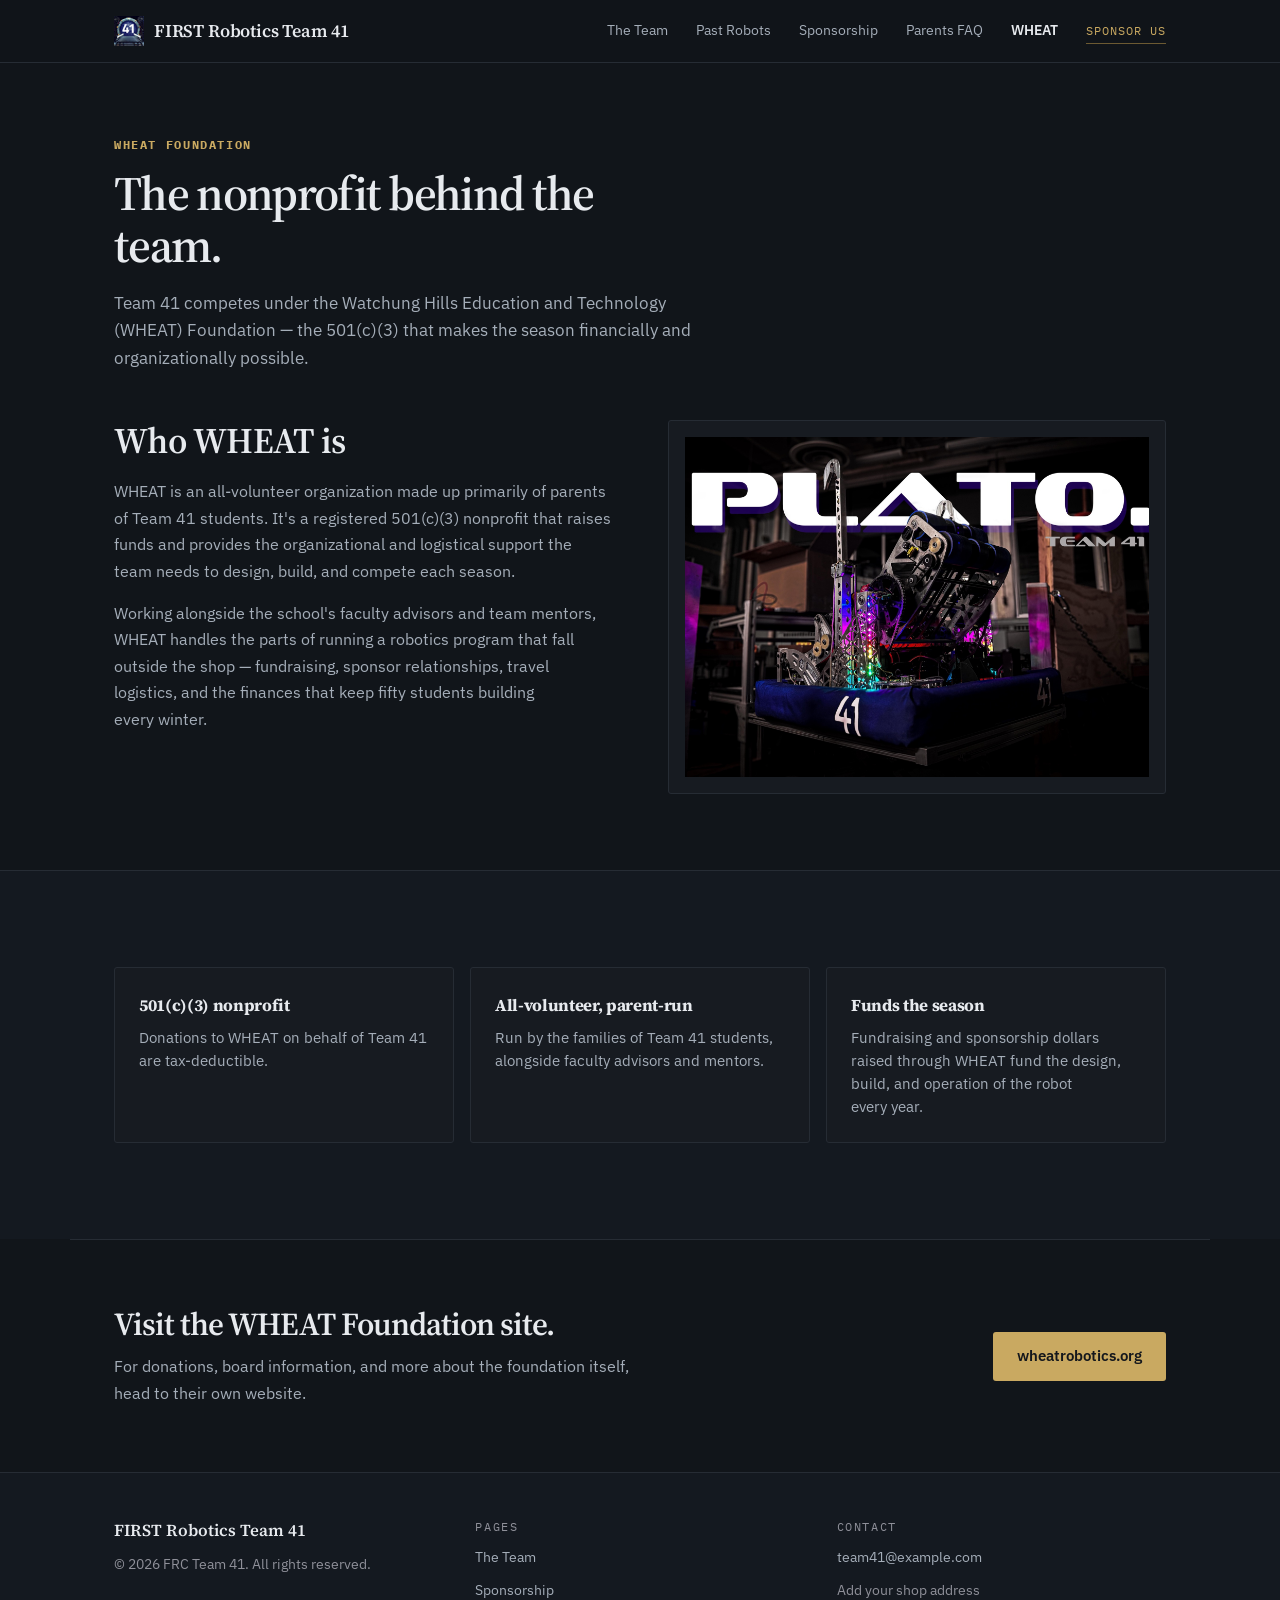
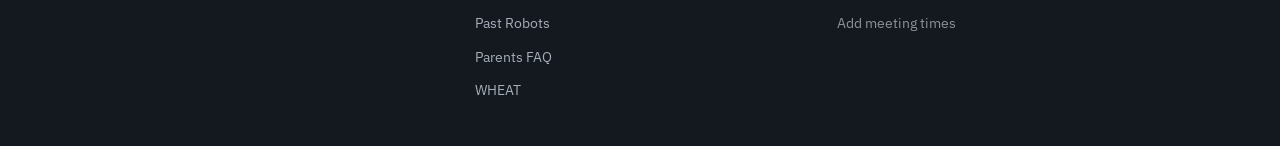
<file: wheat.html>
<!DOCTYPE html>
<html lang="en">
<head>
  <meta charset="UTF-8" />
  <meta name="viewport" content="width=device-width, initial-scale=1.0" />
  <title>WHEAT Foundation — FRC Team 41</title>
  <meta name="description" content="WHEAT is the all-volunteer, parent-run nonprofit foundation that supports FRC Team 41." />
  <link rel="preconnect" href="https://fonts.googleapis.com" />
  <link rel="preconnect" href="https://fonts.gstatic.com" crossorigin />
  <link href="https://fonts.googleapis.com/css2?family=Source+Serif+4:opsz,wght@8..60,400;8..60,600;8..60,700&family=IBM+Plex+Sans:wght@400;500;600&family=IBM+Plex+Mono:wght@400;500&display=swap" rel="stylesheet" />
  <link rel="stylesheet" href="css/styles.css" />
  <link rel="icon" type="image/png" href="images/team41-logo.png" />
</head>
<body>

  <header class="site-header">
    <div class="col header-inner">
      <a href="index.html" class="wordmark">
        <img src="images/team41-logo.png" alt="Team 41 logo" class="wordmark-logo" />
        <span class="wordmark-name">FIRST Robotics Team 41</span>
      </a>
      <nav class="site-nav">
        <a href="team.html" class="nav-link">The Team</a>
        <a href="robots.html" class="nav-link">Past Robots</a>
        <a href="sponsors.html" class="nav-link">Sponsorship</a>
        <a href="parents-faq.html" class="nav-link">Parents FAQ</a>
        <a href="wheat.html" class="nav-link is-active">WHEAT</a>
        <a href="sponsors.html" class="nav-sponsor">Sponsor Us</a>
      </nav>
    </div>
  </header>

  <main>
    <section class="page-hero">
      <div class="col">
        <span class="page-eyebrow">WHEAT Foundation</span>
        <h1 class="page-title">The nonprofit behind the team.</h1>
        <p class="page-lead">Team 41 competes under the Watchung Hills Education and Technology (WHEAT) Foundation — the 501(c)(3) that makes the season financially and organizationally possible.</p>
      </div>
    </section>

    <section style="padding: 0 0 76px;">
      <div class="col section-head">
        <div>
          <h2 class="section-title" style="font-size: clamp(1.7rem, 3vw, 2.25rem); margin-bottom: 16px;">Who WHEAT is</h2>
          <p class="section-prose" style="margin-bottom: 16px;">WHEAT is an all-volunteer organization made up primarily of parents of Team 41 students. It's a registered 501(c)(3) nonprofit that raises funds and provides the organizational and logistical support the team needs to design, build, and compete each season.</p>
          <p class="section-prose">Working alongside the school's faculty advisors and team mentors, WHEAT handles the parts of running a robotics program that fall outside the shop — fundraising, sponsor relationships, travel logistics, and the finances that keep fifty students building every winter.</p>
        </div>
        <div class="image-well ratio-4-3"><img src="images/robots/2024-hero.jpg" alt="Team 41's 2024 robot, PLATO" loading="lazy" /></div>
      </div>
    </section>

    <section class="section-alt">
      <div class="col card-grid">
        <div class="card">
          <h3 class="card-title">501(c)(3) nonprofit</h3>
          <p class="card-desc" style="margin-bottom: 0;">Donations to WHEAT on behalf of Team 41 are tax-deductible.</p>
        </div>
        <div class="card">
          <h3 class="card-title">All-volunteer, parent-run</h3>
          <p class="card-desc" style="margin-bottom: 0;">Run by the families of Team 41 students, alongside faculty advisors and mentors.</p>
        </div>
        <div class="card">
          <h3 class="card-title">Funds the season</h3>
          <p class="card-desc" style="margin-bottom: 0;">Fundraising and sponsorship dollars raised through WHEAT fund the design, build, and operation of the robot every year.</p>
        </div>
      </div>
    </section>

    <section style="padding: 0;">
      <div class="col cta-row">
        <div>
          <h2 class="cta-row-title">Visit the WHEAT Foundation site.</h2>
          <p class="cta-row-body">For donations, board information, and more about the foundation itself, head to their own website.</p>
        </div>
        <a href="https://www.wheatrobotics.org/" class="btn" target="_blank" rel="noopener">wheatrobotics.org</a>
      </div>
    </section>
  </main>

  <footer class="site-footer">
    <div class="col footer-inner">
      <div>
        <div class="footer-brand">FIRST Robotics Team 41</div>
        <p class="footer-copyright">© <span data-year></span> FRC Team 41. All rights reserved.</p>
      </div>
      <div class="footer-col">
        <div class="footer-heading">Pages</div>
        <a href="team.html" class="footer-link">The Team</a>
        <a href="sponsors.html" class="footer-link">Sponsorship</a>
        <a href="robots.html" class="footer-link">Past Robots</a>
        <a href="parents-faq.html" class="footer-link">Parents FAQ</a>
        <a href="wheat.html" class="footer-link">WHEAT</a>
      </div>
      <div class="footer-col">
        <div class="footer-heading">Contact</div>
        <a href="mailto:team41@example.com" class="footer-link">team41@example.com</a>
        <span class="footer-muted">Add your shop address</span>
        <span class="footer-muted">Add meeting times</span>
      </div>
    </div>
  </footer>

  <script src="js/app.js"></script>
</body>
</html>
</file>
<file: css/styles.css>
:root {
  --ground: #11151a;
  --surface: #141920;
  --surface-raised: #171b21;
  --rule: #262c34;
  --rule-strong: #2c333c;
  --rule-muted: #3a424d;
  --ink: #e7eaee;
  --ink-secondary: #a5aeb9;
  --ink-muted: #8f9099;
  --brass: #c9a961;
  --brass-hover: #e0c489;
  --brass-underline: #6c5a32;
  --ink-on-brass: #14171c;

  --font-serif: 'Source Serif 4', Georgia, serif;
  --font-sans: 'IBM Plex Sans', -apple-system, BlinkMacSystemFont, 'Segoe UI', sans-serif;
  --font-mono: 'IBM Plex Mono', monospace;

  --col-max: 1140px;
  --col-pad: 44px;
}

* {
  box-sizing: border-box;
}

html {
  scroll-behavior: smooth;
}

body {
  margin: 0;
  background: var(--ground);
  color: var(--ink);
  font-family: var(--font-sans);
  line-height: 1.65;
  -webkit-font-smoothing: antialiased;
}

img {
  max-width: 100%;
  display: block;
}

p {
  text-wrap: pretty;
}

a {
  color: var(--brass);
  text-decoration: none;
}

h1, h2, h3 {
  margin: 0;
  font-family: var(--font-serif);
  font-weight: 600;
}

.col {
  max-width: var(--col-max);
  margin: 0 auto;
  padding-left: var(--col-pad);
  padding-right: var(--col-pad);
}

/* ---------- Header ---------- */

.site-header {
  position: sticky;
  top: 0;
  z-index: 50;
  background: rgba(17, 21, 26, 0.9);
  backdrop-filter: blur(10px);
  border-bottom: 1px solid var(--rule);
}

.header-inner {
  padding-top: 16px;
  padding-bottom: 16px;
  display: flex;
  align-items: center;
  justify-content: space-between;
  flex-wrap: wrap;
  gap: 14px 32px;
}

.wordmark {
  display: flex;
  align-items: center;
  gap: 10px;
  color: var(--ink);
}

.wordmark-logo {
  width: 30px;
  height: 30px;
  display: block;
  flex-shrink: 0;
}

.wordmark-name {
  font-family: var(--font-serif);
  font-size: 1.12rem;
  font-weight: 600;
  letter-spacing: -0.01em;
}

.site-nav {
  display: flex;
  align-items: baseline;
  flex-wrap: wrap;
  gap: 10px 28px;
  justify-content: flex-end;
}

.nav-link {
  color: var(--ink-secondary);
  font-size: 0.9rem;
  transition: color 0.15s ease;
}

.nav-link:hover {
  color: var(--ink);
}

.nav-link.is-active {
  color: var(--ink);
  font-weight: 600;
}

.nav-sponsor {
  font-family: var(--font-mono);
  font-size: 0.78rem;
  letter-spacing: 0.08em;
  text-transform: uppercase;
  color: var(--brass);
  border-bottom: 1px solid var(--brass-underline);
  padding-bottom: 2px;
  transition: color 0.15s ease, border-color 0.15s ease;
}

.nav-sponsor:hover {
  color: var(--brass-hover);
  border-bottom-color: var(--brass);
}

/* ---------- Buttons & links ---------- */

.btn-row {
  display: flex;
  gap: 26px;
  flex-wrap: wrap;
  align-items: center;
}

.btn {
  display: inline-flex;
  align-items: center;
  padding: 12px 24px;
  background: var(--brass);
  color: var(--ink-on-brass);
  font-weight: 600;
  font-size: 0.94rem;
  border-radius: 3px;
  transition: background 0.15s ease;
}

.btn:hover {
  background: var(--brass-hover);
  color: var(--ink-on-brass);
}

.btn-outline {
  background: transparent;
  border: 1px solid var(--rule);
  color: var(--ink);
}

.btn-outline:hover {
  background: transparent;
  border-color: var(--brass);
  color: var(--ink);
}

.link-secondary {
  font-size: 0.94rem;
  color: var(--ink);
  border-bottom: 1px solid var(--rule-muted);
  padding-bottom: 2px;
  transition: color 0.15s ease, border-color 0.15s ease;
}

.link-secondary:hover {
  color: #ffffff;
  border-bottom-color: var(--brass);
}

.link-brass {
  font-size: 0.94rem;
  color: var(--brass);
  border-bottom: 1px solid var(--brass-underline);
  padding-bottom: 2px;
  transition: color 0.15s ease, border-color 0.15s ease;
}

.link-brass:hover {
  color: var(--brass-hover);
  border-bottom-color: var(--brass);
}

/* ---------- Sections & headings ---------- */

section {
  padding: 96px 0;
}

.section-alt {
  background: var(--surface);
  border-top: 1px solid var(--rule);
}

.section-alt + .section-alt,
section + .section-alt {
  border-top: 1px solid var(--rule);
}

.section-head {
  display: grid;
  grid-template-columns: repeat(auto-fit, minmax(300px, 1fr));
  gap: 56px;
  align-items: start;
}

.section-head.align-end {
  align-items: end;
}

.section-mark {
  font-family: var(--font-mono);
  font-size: 0.74rem;
  letter-spacing: 0.16em;
  text-transform: uppercase;
  color: var(--brass);
  margin-bottom: 18px;
}

.section-title {
  font-size: clamp(1.9rem, 3.2vw, 2.6rem);
  line-height: 1.18;
  letter-spacing: -0.015em;
}

.section-prose {
  color: var(--ink-secondary);
  margin: 0;
}

/* ---------- Hero (home) ---------- */

.hero {
  padding: 92px 0 72px;
}

.hero-eyebrow {
  font-family: var(--font-mono);
  font-size: 0.76rem;
  letter-spacing: 0.16em;
  text-transform: uppercase;
  color: var(--ink-muted);
  margin-bottom: 26px;
}

.hero-title {
  font-size: clamp(2.5rem, 5.2vw, 4rem);
  line-height: 1.08;
  letter-spacing: -0.02em;
  max-width: 19ch;
  margin: 0 0 26px;
}

.hero-grid {
  display: grid;
  grid-template-columns: repeat(auto-fit, minmax(300px, 1fr));
  gap: 44px;
  align-items: start;
  border-top: 1px solid var(--rule);
  padding-top: 28px;
}

.hero-lead {
  font-size: 1.08rem;
  line-height: 1.7;
  color: var(--ink-secondary);
  margin: 0;
}

.hero-support {
  font-size: 1.02rem;
  line-height: 1.7;
  color: var(--ink-secondary);
  margin: 0 0 24px;
}

/* ---------- Subpage hero ---------- */

.page-hero {
  padding: 72px 0 48px;
}

.page-hero.with-media {
  padding-bottom: 56px;
}

.hero-split {
  display: grid;
  grid-template-columns: repeat(auto-fit, minmax(330px, 1fr));
  gap: 52px;
  align-items: center;
}

.page-eyebrow {
  display: block;
  font-family: var(--font-mono);
  font-size: 0.72rem;
  letter-spacing: 0.14em;
  text-transform: uppercase;
  font-weight: 700;
  color: var(--brass);
  margin-bottom: 14px;
}

.page-title {
  font-size: clamp(2.2rem, 4vw, 3rem);
  line-height: 1.08;
  letter-spacing: -0.035em;
  margin: 0 0 18px;
  max-width: 20ch;
}

.page-lead {
  color: var(--ink-secondary);
  font-size: 1.04rem;
  line-height: 1.65;
  max-width: 62ch;
  margin: 0;
}

.page-lead + .page-lead {
  margin-top: 14px;
}

/* ---------- Image wells ---------- */

.image-well {
  position: relative;
  background: var(--surface-raised);
  border: 1px solid var(--rule);
  border-radius: 3px;
  overflow: hidden;
  display: flex;
  align-items: center;
  justify-content: center;
  text-align: center;
  color: var(--ink-muted);
  font-family: var(--font-mono);
  font-size: 0.78rem;
  padding: 16px;
}

.image-well img {
  width: 100%;
  height: 100%;
  object-fit: cover;
}

.ratio-21-9 { aspect-ratio: 21 / 9; }
.ratio-16-11 { aspect-ratio: 16 / 11; }
.ratio-1-1 { aspect-ratio: 1 / 1; }
.ratio-4-3 { aspect-ratio: 4 / 3; }

.image-caption {
  font-family: var(--font-mono);
  font-size: 0.74rem;
  letter-spacing: 0.06em;
  color: var(--ink-muted);
  margin: 12px 0 0;
}

/* ---------- Record / stat band ---------- */

.stat-band {
  border-top: 1px solid var(--rule);
  border-bottom: 1px solid var(--rule);
  background: var(--surface);
}

.stat-grid {
  padding-top: 40px;
  padding-bottom: 40px;
  display: grid;
  grid-template-columns: repeat(auto-fit, minmax(190px, 1fr));
  gap: 32px;
}

.stat-figure {
  font-family: var(--font-serif);
  font-size: 2.4rem;
  font-weight: 600;
  line-height: 1;
  color: var(--ink);
}

.stat-label {
  font-family: var(--font-mono);
  font-size: 0.74rem;
  letter-spacing: 0.1em;
  text-transform: uppercase;
  color: var(--ink-muted);
  margin-top: 10px;
}

/* ---------- Tier table (home) ---------- */

.tier-table {
  border-top: 1px solid var(--rule-strong);
}

.tier-row {
  display: grid;
  grid-template-columns: minmax(150px, 1fr) minmax(120px, 0.6fr) minmax(280px, 2.2fr);
  gap: 24px;
  padding: 26px 0;
  border-bottom: 1px solid var(--rule-strong);
  align-items: baseline;
}

.tier-name {
  font-family: var(--font-serif);
  font-size: 1.32rem;
  font-weight: 600;
  color: var(--ink);
}

.tier-name.is-brass {
  color: var(--brass);
}

.tier-amount {
  font-family: var(--font-mono);
  font-size: 1rem;
  color: var(--ink);
}

.tier-amount.is-muted {
  color: var(--ink-muted);
}

.tier-benefits {
  color: var(--ink-secondary);
  font-size: 0.95rem;
}

/* ---------- Sponsor wall ---------- */

.sponsor-wall-label {
  font-family: var(--font-mono);
  font-size: 0.74rem;
  letter-spacing: 0.16em;
  text-transform: uppercase;
  color: var(--ink-muted);
  margin-bottom: 22px;
}

.sponsor-wall-grid {
  display: grid;
  grid-template-columns: repeat(auto-fit, minmax(120px, 1fr));
  gap: 14px;
}

.sponsor-wall-grid + .sponsor-wall-grid {
  margin-top: 14px;
}

.sponsor-wall-grid.is-circles {
  grid-template-columns: repeat(auto-fit, minmax(140px, 1fr));
}

.sponsor-wall-cell {
  height: 120px;
  display: grid;
  place-items: center;
  color: var(--ink-muted);
  font-size: 0.8rem;
  background: #fbfaf7;
  border: 1px solid var(--rule);
  border-radius: 4px;
  padding: 20px;
  transition: border-color 0.15s ease;
}

a.sponsor-wall-cell {
  cursor: pointer;
}

a.sponsor-wall-cell:hover {
  border-color: var(--brass);
}

.sponsor-wall-grid.is-circles .sponsor-wall-cell {
  padding: 26px;
}

.sponsor-wall-cell img {
  max-width: 100%;
  max-height: 80px;
  width: auto;
  height: auto;
  object-fit: contain;
}

.sponsor-wall-grid.is-circles .sponsor-wall-cell img {
  max-height: 68px;
}

.sponsor-wall-grid.is-dashed .sponsor-wall-cell {
  height: 120px;
  font-size: 0.82rem;
}

/* ---------- Ruled row list (disciplines, home) ---------- */

.row-list {
  border-top: 1px solid var(--rule);
}

.row-list-item {
  display: grid;
  grid-template-columns: minmax(180px, 1fr) minmax(300px, 2.4fr);
  gap: 24px;
  padding: 26px 0;
  border-bottom: 1px solid var(--rule);
  align-items: baseline;
}

.row-list-name {
  font-size: 1.25rem;
}

.row-list-desc {
  color: var(--ink-secondary);
  font-size: 0.96rem;
  margin: 0 0 8px;
}

.row-list-tags {
  font-family: var(--font-mono);
  font-size: 0.74rem;
  letter-spacing: 0.08em;
  color: var(--ink-muted);
}

/* ---------- Subteam cards (team page) ---------- */

.card-grid {
  display: grid;
  grid-template-columns: repeat(auto-fit, minmax(250px, 1fr));
  gap: 16px;
}

.card {
  background: var(--surface-raised);
  border: 1px solid var(--rule);
  border-radius: 3px;
  padding: 24px;
}

.card.accent-top {
  border-top: 2px solid var(--brass);
}

.card-title {
  font-size: 1.05rem;
  font-weight: 700;
  letter-spacing: -0.02em;
  margin: 0 0 8px;
}

.card-desc {
  color: var(--ink-secondary);
  font-size: 0.92rem;
  line-height: 1.55;
  margin: 0 0 14px;
}

.card-desc:last-child {
  margin-bottom: 0;
}

.card-tags {
  font-family: var(--font-mono);
  font-size: 0.72rem;
  letter-spacing: 0.08em;
  color: var(--brass);
}

/* ---------- Season timeline (home) ---------- */

.timeline {
  display: grid;
  grid-template-columns: repeat(auto-fit, minmax(230px, 1fr));
  gap: 40px;
}

.timeline-item {
  border-top: 2px solid var(--rule-muted);
  padding-top: 18px;
}

.timeline-item.is-active {
  border-top-color: var(--brass);
}

.timeline-period {
  font-family: var(--font-mono);
  font-size: 0.74rem;
  letter-spacing: 0.12em;
  color: var(--ink-muted);
  margin-bottom: 10px;
}

.timeline-title {
  font-size: 1.2rem;
  margin: 0 0 8px;
}

.timeline-desc {
  color: var(--ink-secondary);
  font-size: 0.94rem;
  margin: 0;
}

/* ---------- CTA band ---------- */

.cta-band {
  border-top: 1px solid var(--rule);
  border-bottom: 1px solid var(--rule);
  background: var(--surface);
}

.cta-split {
  padding-top: 88px;
  padding-bottom: 88px;
  display: grid;
  grid-template-columns: repeat(auto-fit, minmax(300px, 1fr));
  gap: 52px;
  align-items: center;
}

.cta-title {
  font-size: clamp(1.9rem, 3.2vw, 2.5rem);
  line-height: 1.18;
  letter-spacing: -0.015em;
  margin: 0 0 16px;
}

.cta-body {
  color: var(--ink-secondary);
  margin: 0 0 28px;
  max-width: 52ch;
}

.cta-aside {
  border-left: 1px solid var(--rule-strong);
  padding-left: 40px;
}

.cta-aside-label {
  font-family: var(--font-mono);
  font-size: 0.74rem;
  letter-spacing: 0.16em;
  text-transform: uppercase;
  color: var(--ink-muted);
  margin-bottom: 18px;
}

.cta-aside-list {
  list-style: none;
  margin: 0;
  padding: 0;
  display: grid;
  gap: 14px;
}

.cta-aside-list li {
  color: var(--ink-secondary);
  font-size: 0.95rem;
  border-bottom: 1px solid var(--rule);
  padding-bottom: 14px;
}

.cta-aside-list li:last-child {
  border-bottom: none;
  padding-bottom: 0;
}

/* Simple row CTA (subpages) */

.cta-row {
  border-top: 1px solid var(--rule);
  padding-top: 66px;
  padding-bottom: 66px;
  display: flex;
  align-items: center;
  justify-content: space-between;
  gap: 32px;
  flex-wrap: wrap;
}

.cta-row.on-surface {
  background: var(--surface);
}

.cta-row-title {
  font-size: clamp(1.6rem, 2.6vw, 2rem);
  line-height: 1.15;
  letter-spacing: -0.03em;
  margin: 0 0 10px;
}

.cta-row-body {
  color: var(--ink-secondary);
  margin: 0;
  max-width: 52ch;
}

/* ---------- FAQ accordion ---------- */

.faq-list {
  border-top: 1px solid var(--rule);
}

.faq-item {
  border-bottom: 1px solid var(--rule);
}

.faq-trigger {
  width: 100%;
  display: flex;
  align-items: baseline;
  justify-content: space-between;
  gap: 18px;
  text-align: left;
  background: transparent;
  border: none;
  cursor: pointer;
  padding: 20px 0;
  color: var(--ink);
  font-family: var(--font-serif);
  font-size: 1.08rem;
  font-weight: 600;
  line-height: 1.4;
}

.faq-icon {
  font-family: var(--font-mono);
  font-size: 1.05rem;
  line-height: 1;
  font-weight: 400;
  flex-shrink: 0;
  color: var(--ink-muted);
  transition: transform 0.18s ease, color 0.18s ease;
}

.faq-item.is-open .faq-icon {
  color: var(--brass);
  transform: rotate(45deg);
}

.faq-body {
  display: none;
  padding: 0 0 20px;
}

.faq-item.is-open .faq-body {
  display: block;
}

.faq-answer {
  margin: 0;
  color: var(--ink-secondary);
  font-size: 0.95rem;
  line-height: 1.7;
  max-width: 62ch;
}

/* Boxed FAQ variant (Parents FAQ page) */

.faq-list.is-boxed {
  border-top: none;
  display: grid;
  gap: 10px;
}

.faq-list.is-boxed .faq-item {
  background: var(--surface-raised);
  border: 1px solid var(--rule);
  border-radius: 3px;
  border-bottom: 1px solid var(--rule);
  overflow: hidden;
}

.faq-list.is-boxed .faq-trigger {
  padding: 18px 22px;
  font-family: var(--font-sans);
  font-size: 1rem;
}

.faq-list.is-boxed .faq-icon {
  font-size: 1.3rem;
}

.faq-list.is-boxed .faq-body {
  padding: 0;
}

.faq-list.is-boxed .faq-answer {
  padding: 0 22px 20px;
  max-width: none;
  font-size: 0.94rem;
}

/* ---------- Leadership grid (team page) ---------- */

.leadership-grid {
  display: grid;
  grid-template-columns: repeat(auto-fit, minmax(190px, 1fr));
  gap: 16px;
}

.leadership-card {
  background: var(--surface-raised);
  border: 1px solid var(--rule);
  border-radius: 3px;
  overflow: hidden;
}

.leadership-photo {
  background: var(--surface);
  border-radius: 0;
  border: none;
  border-bottom: 1px solid var(--rule);
}

.leadership-info {
  padding: 16px 18px;
}

.leadership-name {
  font-weight: 700;
  font-size: 0.98rem;
}

.leadership-role {
  font-family: var(--font-mono);
  font-size: 0.74rem;
  letter-spacing: 0.08em;
  color: var(--brass);
  margin-top: 4px;
}

/* ---------- Budget band (sponsors page) ---------- */

.budget-band {
  border-top: 1px solid var(--rule);
  border-bottom: 1px solid var(--rule);
  background: var(--surface);
}

.budget-inner {
  padding-top: 44px;
  padding-bottom: 44px;
}

.budget-label {
  font-family: var(--font-mono);
  font-size: 0.72rem;
  letter-spacing: 0.12em;
  text-transform: uppercase;
  font-weight: 700;
  color: var(--ink-muted);
  margin-bottom: 20px;
}

.budget-grid {
  display: grid;
  grid-template-columns: repeat(auto-fit, minmax(190px, 1fr));
  gap: 26px;
}

.budget-figure {
  font-family: var(--font-mono);
  font-size: 1.7rem;
  font-weight: 700;
  color: var(--brass);
  letter-spacing: -0.02em;
}

.budget-item-label {
  font-size: 0.88rem;
  color: var(--ink-secondary);
  margin-top: 4px;
}

.budget-note {
  margin: 20px 0 0;
  font-size: 0.82rem;
  color: var(--ink-muted);
}

/* ---------- Tier cards (sponsors page) ---------- */

.tier-cards {
  display: grid;
  grid-template-columns: repeat(auto-fit, minmax(230px, 1fr));
  gap: 16px;
}

.tier-card {
  background: var(--surface-raised);
  border: 1px solid var(--rule);
  border-radius: 3px;
  padding: 26px;
}

.tier-card.is-title {
  border-color: var(--brass);
}

.tier-card-label {
  font-family: var(--font-mono);
  font-size: 0.72rem;
  letter-spacing: 0.12em;
  text-transform: uppercase;
  font-weight: 700;
  color: var(--ink-secondary);
  margin-bottom: 10px;
}

.tier-card.is-title .tier-card-label {
  color: var(--brass);
}

.tier-card-price {
  font-family: var(--font-mono);
  font-size: 1.7rem;
  font-weight: 700;
  letter-spacing: -0.02em;
  margin-bottom: 16px;
}

.tier-card-list {
  list-style: none;
  padding: 0;
  margin: 0;
  display: grid;
  gap: 9px;
}

.tier-card-list li {
  font-size: 0.89rem;
  color: #b7bfc9;
  line-height: 1.5;
}

/* ---------- Robot archive grid ---------- */

.robot-grid {
  display: grid;
  grid-template-columns: repeat(auto-fit, minmax(280px, 1fr));
  gap: 18px;
}

.robot-card {
  background: var(--surface-raised);
  border: 1px solid var(--rule);
  border-radius: 3px;
  overflow: hidden;
  display: flex;
  flex-direction: column;
}

.robot-photo {
  border: none;
  border-bottom: 1px solid var(--rule);
  border-radius: 0;
  background: var(--surface);
}

img.robot-photo {
  width: 100%;
  object-fit: cover;
  display: block;
}

.robot-info {
  padding: 20px 22px 22px;
  display: flex;
  flex-direction: column;
  gap: 8px;
}

.robot-season {
  font-family: var(--font-mono);
  font-size: 0.74rem;
  letter-spacing: 0.12em;
  font-weight: 700;
  color: var(--brass);
}

.robot-game {
  font-size: 1.15rem;
  letter-spacing: -0.02em;
}

.robot-note {
  color: var(--ink-secondary);
  font-size: 0.9rem;
  margin: 0;
}

.archive-note {
  margin: 28px 0 0;
  font-size: 0.84rem;
  color: var(--ink-muted);
}

/* ---------- Footer ---------- */

.site-footer {
  border-top: 1px solid var(--rule);
  background: var(--surface);
}

.footer-inner {
  padding-top: 44px;
  padding-bottom: 44px;
  display: grid;
  grid-template-columns: repeat(auto-fit, minmax(240px, 1fr));
  gap: 32px;
  align-items: start;
}

.footer-brand {
  font-family: var(--font-serif);
  font-size: 1.05rem;
  font-weight: 600;
  margin-bottom: 8px;
}

.footer-copyright {
  color: var(--ink-muted);
  font-size: 0.86rem;
  margin: 0;
}

.footer-col {
  display: grid;
  gap: 10px;
}

.footer-heading {
  font-family: var(--font-mono);
  font-size: 0.72rem;
  letter-spacing: 0.14em;
  text-transform: uppercase;
  color: var(--ink-muted);
}

.footer-link {
  color: var(--ink-secondary);
  font-size: 0.88rem;
  transition: color 0.15s ease;
}

.footer-link:hover {
  color: var(--ink);
}

.footer-muted {
  color: var(--ink-muted);
  font-size: 0.88rem;
}

/* ---------- Utility ---------- */

.mt-64 {
  margin-top: 64px;
}
</file>
